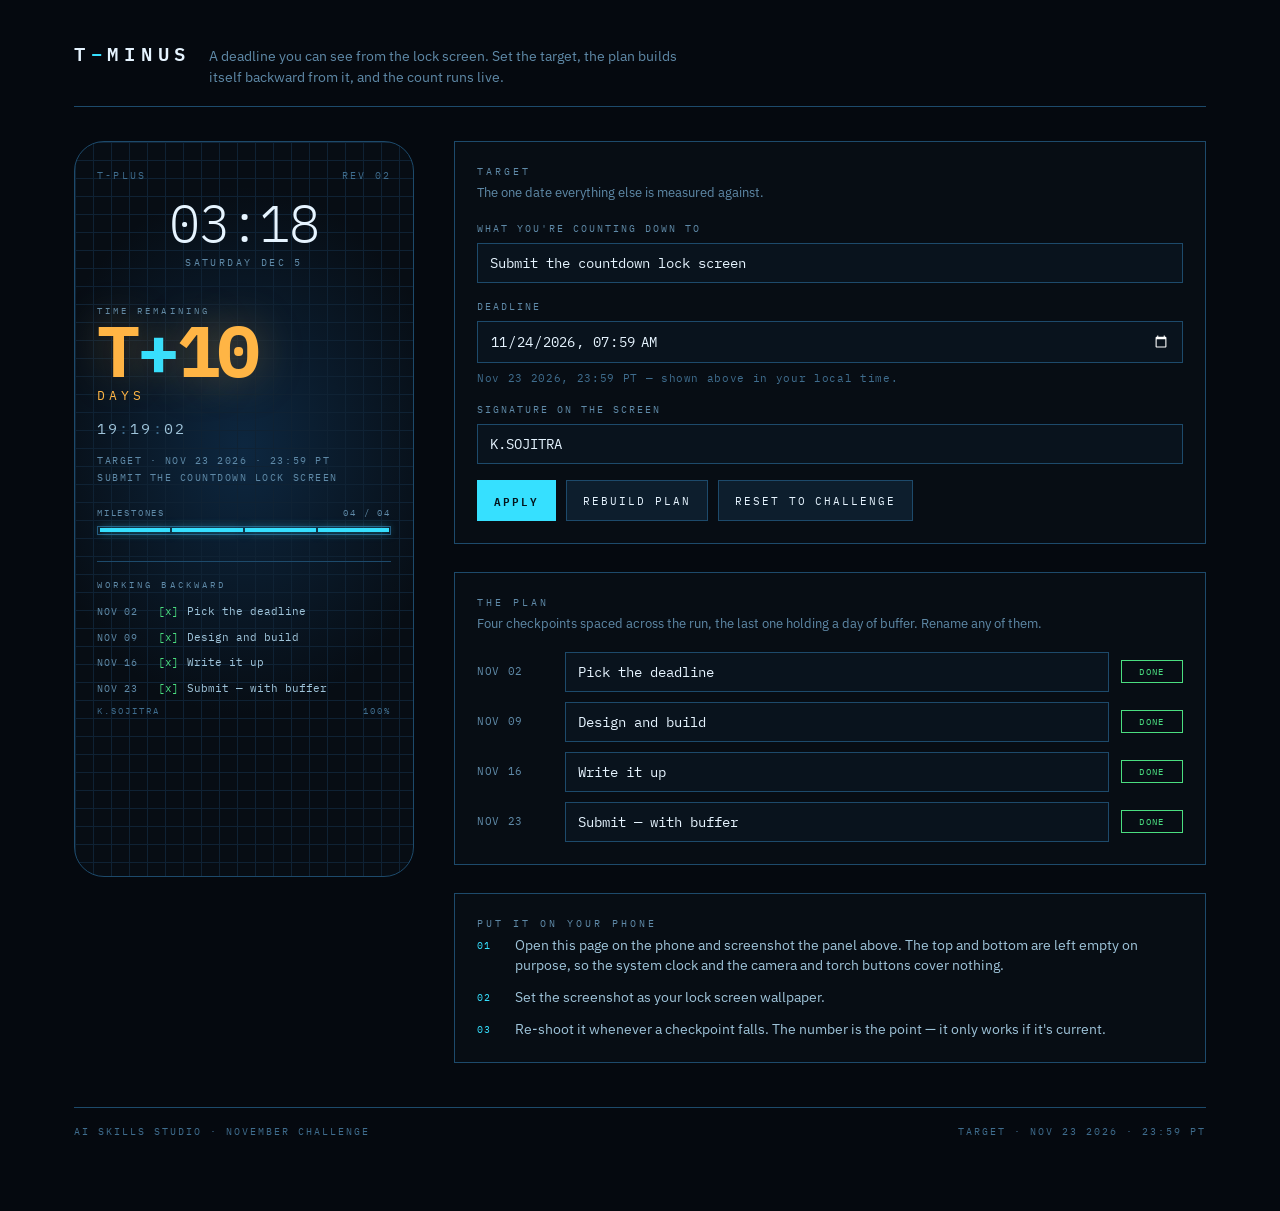
<file: index.html>
<!doctype html>
<html lang="en">
<head>
<meta charset="utf-8">
<meta name="viewport" content="width=device-width, initial-scale=1">
<meta name="description" content="A live T-minus countdown that builds a milestone plan backward from your deadline and renders as a phone lock screen.">
<meta name="color-scheme" content="dark">
<meta property="og:title" content="T-Minus Lock Screen">
<meta property="og:description" content="Set a deadline. The plan builds itself backward. The count runs live.">
<meta property="og:type" content="website">
<link rel="icon" href="data:image/svg+xml,%3Csvg xmlns='http://www.w3.org/2000/svg' viewBox='0 0 32 32'%3E%3Crect width='32' height='32' fill='%23070d14'/%3E%3Ctext x='16' y='23' font-family='monospace' font-size='18' font-weight='700' fill='%2336e0ff' text-anchor='middle'%3ET%3C/text%3E%3C/svg%3E">
<title>T-Minus Lock Screen</title>
<link rel="preconnect" href="https://fonts.gstatic.com" crossorigin>
<link rel="stylesheet" href="https://fonts.googleapis.com/css2?family=IBM+Plex+Mono:wght@400;500;600;700&family=IBM+Plex+Sans:wght@400;500;600&display=swap">
<style>
  /* Deliberate single visual world: a lock screen is a dark object.
     Every color is painted explicitly so the page holds on any host ground. */
  :root{
    --ground:#05090f;
    --panel:#070d14;
    --grid:#0f2234;
    --grid-major:#13304a;
    --edge:#1d4a6b;
    --ink:#e6f4ff;
    --ink-soft:#9fc4da;
    --dim:#5f8aa8;
    --dimmer:#3f6d8e;
    --cy:#36e0ff;
    --done:#4ade80;
    --active:#ffb545;
    --mono:'IBM Plex Mono',ui-monospace,'Cascadia Mono',Consolas,monospace;
    --sans:'IBM Plex Sans',system-ui,-apple-system,'Segoe UI',sans-serif;
  }
  *{box-sizing:border-box}
  body{
    margin:0;background:var(--ground);color:var(--ink);
    font-family:var(--sans);line-height:1.5;
    -webkit-font-smoothing:antialiased;
  }
  .page{max-width:1180px;margin:0 auto;padding:40px 24px 72px}

  /* ---- masthead ---- */
  .mast{display:flex;flex-wrap:wrap;align-items:baseline;gap:8px 18px;
        border-bottom:1px solid var(--edge);padding-bottom:18px;margin-bottom:34px}
  .mast h1{font-family:var(--mono);font-weight:600;font-size:19px;letter-spacing:.3em;
           text-transform:uppercase;margin:0;color:var(--ink)}
  .mast h1 em{font-style:normal;color:var(--cy)}
  .mast p{margin:0;color:var(--dim);font-size:14px;max-width:62ch}

  /* ---- two-column frame ---- */
  .frame{display:grid;grid-template-columns:minmax(0,340px) minmax(0,1fr);gap:40px;align-items:start}
  @media (max-width:860px){.frame{grid-template-columns:minmax(0,1fr);gap:34px}}

  /* ---- the device ---- */
  .device{
    position:relative;aspect-ratio:1170/2532;width:100%;max-width:340px;margin:0 auto;
    border:1px solid var(--edge);border-radius:30px;overflow:hidden;
    background-color:var(--panel);
    background-image:
      linear-gradient(var(--grid) 1px,transparent 1px),
      linear-gradient(90deg,var(--grid) 1px,transparent 1px),
      linear-gradient(var(--grid-major) 1px,transparent 1px),
      linear-gradient(90deg,var(--grid-major) 1px,transparent 1px),
      radial-gradient(ellipse 85% 50% at 50% 42%,#0d2740 0%,#070d14 72%);
    background-size:18px 18px,18px 18px,90px 90px,90px 90px,100% 100%;
  }
  .screen{position:absolute;inset:0;display:flex;flex-direction:column;padding:26px 22px 22px}
  .sys{font-family:var(--mono);font-size:10px;letter-spacing:.22em;color:var(--dimmer);
       display:flex;justify-content:space-between}
  .clock{font-family:var(--mono);font-weight:300;font-size:52px;line-height:1;letter-spacing:-.02em;
         color:var(--ink);margin-top:14px;text-align:center;font-variant-numeric:tabular-nums}
  .clockday{font-family:var(--mono);font-size:10px;letter-spacing:.24em;color:var(--dim);
            text-align:center;margin-top:6px;text-transform:uppercase}

  .core{margin-top:34px}
  .eyebrow{font-family:var(--mono);font-size:9px;letter-spacing:.34em;color:var(--dim);text-transform:uppercase}
  .tbig{font-family:var(--mono);font-weight:700;font-size:72px;line-height:.9;letter-spacing:-.04em;
        color:#fff;text-shadow:0 0 44px rgba(54,224,255,.4);font-variant-numeric:tabular-nums}
  .tbig .mark{color:var(--cy)}
  .tunit{font-family:var(--mono);font-size:13px;letter-spacing:.3em;color:var(--cy);margin-top:4px}
  .hms{font-family:var(--mono);font-size:15px;letter-spacing:.14em;color:var(--ink-soft);
       margin-top:12px;font-variant-numeric:tabular-nums}
  .hms .sep{color:var(--dimmer)}
  .tgt{font-family:var(--mono);font-size:9.5px;letter-spacing:.16em;color:var(--dim);
       margin-top:12px;line-height:1.8;text-transform:uppercase}

  .meter{margin-top:20px}
  .meterhead{display:flex;justify-content:space-between;font-family:var(--mono);
             font-size:9px;letter-spacing:.2em;color:var(--dim);margin-bottom:6px;text-transform:uppercase}
  .track{height:9px;border:1px solid #24567c;display:flex;gap:2px;padding:1.5px}
  .seg{flex:1;background:#102c42}
  .seg.on{background:var(--cy);box-shadow:0 0 10px rgba(54,224,255,.55)}

  .plan{margin-top:26px;border-top:1px solid var(--edge);padding-top:16px}
  .plan h2{font-family:var(--mono);font-size:9px;letter-spacing:.34em;color:var(--dim);
           font-weight:400;margin:0 0 12px;text-transform:uppercase}
  .mrow{display:grid;grid-template-columns:52px 22px minmax(0,1fr);gap:8px;align-items:baseline;
        font-family:var(--mono);font-size:11px;margin-bottom:9px}
  .mrow .md{color:var(--dim);font-size:9.5px;letter-spacing:.08em}
  .mrow .ms{text-align:center}
  .mrow .mt{overflow:hidden;text-overflow:ellipsis;white-space:nowrap}
  .is-done .ms{color:var(--done)}   .is-done .mt{color:var(--ink-soft)}
  .is-now  .ms{color:var(--active)} .is-now  .mt{color:#fff}
  .is-todo .ms{color:#2f5b7d}       .is-todo .mt{color:var(--dim)}
  .stamp{margin-top:auto;display:flex;justify-content:space-between;
         font-family:var(--mono);font-size:8.5px;letter-spacing:.24em;color:var(--dimmer);text-transform:uppercase}

  .lapsed .tbig{color:var(--active);text-shadow:0 0 44px rgba(255,181,69,.35)}
  .lapsed .tunit{color:var(--active)}

  /* ---- control rail ---- */
  .rail{display:flex;flex-direction:column;gap:28px;min-width:0}
  .block{border:1px solid var(--edge);background:var(--panel);padding:22px}
  .block > h2{font-family:var(--mono);font-size:10px;letter-spacing:.3em;text-transform:uppercase;
              color:var(--dim);font-weight:400;margin:0 0 4px}
  .block > p.note{margin:0 0 18px;font-size:13px;color:var(--dim)}

  .field{display:flex;flex-direction:column;gap:7px;margin-bottom:16px}
  .field label{font-family:var(--mono);font-size:10px;letter-spacing:.2em;
               text-transform:uppercase;color:var(--dim)}
  input[type="text"],input[type="datetime-local"]{
    font-family:var(--mono);font-size:14px;color:var(--ink);background:#09131d;
    border:1px solid #1d4a6b;padding:10px 12px;width:100%;border-radius:0;
  }
  input::placeholder{color:var(--dimmer)}
  input:focus-visible,button:focus-visible{outline:2px solid var(--cy);outline-offset:2px}
  .localnote{font-family:var(--mono);font-size:11px;color:var(--dimmer);letter-spacing:.06em}

  .btnrow{display:flex;flex-wrap:wrap;gap:10px;margin-top:4px}
  button{
    font-family:var(--mono);font-size:11px;letter-spacing:.18em;text-transform:uppercase;
    color:var(--ink);background:#0d1e2d;border:1px solid var(--edge);
    padding:10px 16px;cursor:pointer;border-radius:0;
  }
  button:hover{border-color:var(--cy);color:#fff}
  button.primary{background:var(--cy);border-color:var(--cy);color:#04141c;font-weight:600}
  button.primary:hover{background:#6aeaff;border-color:#6aeaff;color:#04141c}

  .mlist{display:flex;flex-direction:column;gap:10px}
  .mitem{display:grid;grid-template-columns:76px minmax(0,1fr) 62px;gap:12px;align-items:center}
  .mitem .when{font-family:var(--mono);font-size:11px;color:var(--dim);letter-spacing:.06em}
  .pill{font-family:var(--mono);font-size:9px;letter-spacing:.14em;text-transform:uppercase;
        text-align:center;padding:4px 0;border:1px solid currentColor}
  .pill.done{color:var(--done)} .pill.now{color:var(--active)} .pill.todo{color:#2f5b7d}
  @media (max-width:420px){
    .mitem{grid-template-columns:minmax(0,1fr) 62px;grid-template-areas:"when pill" "name name"}
    .mitem .when{grid-area:when}.mitem .pill{grid-area:pill}.mitem input{grid-area:name}
  }

  .howto{list-style:none;margin:0;padding:0;display:flex;flex-direction:column;gap:12px}
  .howto li{display:grid;grid-template-columns:26px minmax(0,1fr);gap:12px;font-size:13.5px;color:var(--ink-soft)}
  .howto .n{font-family:var(--mono);font-size:10px;color:var(--cy);letter-spacing:.1em;padding-top:3px}

  footer{margin-top:44px;border-top:1px solid var(--edge);padding-top:16px;
         font-family:var(--mono);font-size:10px;letter-spacing:.2em;color:var(--dimmer);
         text-transform:uppercase;display:flex;flex-wrap:wrap;gap:10px 20px;justify-content:space-between}

  @media (prefers-reduced-motion:no-preference){
    .tick{animation:blink 2s steps(1,end) infinite}
    @keyframes blink{0%,49%{opacity:1}50%,100%{opacity:.28}}
  }
</style>
</head>
<body>
<div class="page">
  <header class="mast">
    <h1>T<em>&minus;</em>Minus</h1>
    <p>A deadline you can see from the lock screen. Set the target, the plan builds itself backward from it, and the count runs live.</p>
  </header>

  <div class="frame">
    <!-- live device -->
    <div class="device" id="device">
      <div class="screen">
        <div class="sys"><span id="sysLeft">T-MINUS</span><span>REV 02</span></div>
        <div class="clock" id="clock">--:--</div>
        <div class="clockday" id="clockday">&nbsp;</div>

        <div class="core">
          <div class="eyebrow">Time remaining</div>
          <div class="tbig" id="tbig">T<span class="mark">&minus;</span>00</div>
          <div class="tunit" id="tunit">DAYS</div>
          <div class="hms" id="hms">00<span class="sep">:</span>00<span class="sep tick">:</span>00</div>
          <div class="tgt" id="tgt">&nbsp;</div>
        </div>

        <div class="meter">
          <div class="meterhead"><span>Milestones</span><span id="mcount">00 / 04</span></div>
          <div class="track" id="track"></div>
        </div>

        <div class="plan">
          <h2>Working backward</h2>
          <div id="planRows"></div>
          <div class="stamp"><span id="stampName">&nbsp;</span><span id="stampPct">0%</span></div>
        </div>
      </div>
    </div>

    <!-- controls -->
    <div class="rail">
      <section class="block">
        <h2>Target</h2>
        <p class="note">The one date everything else is measured against.</p>
        <div class="field">
          <label for="what">What you're counting down to</label>
          <input type="text" id="what" maxlength="46" placeholder="Submit the countdown lock screen">
        </div>
        <div class="field">
          <label for="when">Deadline</label>
          <input type="datetime-local" id="when">
          <span class="localnote" id="localnote">&nbsp;</span>
        </div>
        <div class="field">
          <label for="who">Signature on the screen</label>
          <input type="text" id="who" maxlength="18" placeholder="K.SOJITRA">
        </div>
        <div class="btnrow">
          <button class="primary" id="apply">Apply</button>
          <button id="rebuild">Rebuild plan</button>
          <button id="reset">Reset to challenge</button>
        </div>
      </section>

      <section class="block">
        <h2>The plan</h2>
        <p class="note">Four checkpoints spaced across the run, the last one holding a day of buffer. Rename any of them.</p>
        <div class="mlist" id="mlist"></div>
      </section>

      <section class="block">
        <h2>Put it on your phone</h2>
        <ol class="howto">
          <li><span class="n">01</span><span>Open this page on the phone and screenshot the panel above. The top and bottom are left empty on purpose, so the system clock and the camera and torch buttons cover nothing.</span></li>
          <li><span class="n">02</span><span>Set the screenshot as your lock screen wallpaper.</span></li>
          <li><span class="n">03</span><span>Re-shoot it whenever a checkpoint falls. The number is the point &mdash; it only works if it's current.</span></li>
        </ol>
      </section>
    </div>
  </div>

  <footer>
    <span>AI Skills Studio &middot; November challenge</span>
    <span id="footTarget">Target &middot; Nov 23 2026 &middot; 23:59 PT</span>
  </footer>
</div>

<script>
  // Nov 23 2026, 23:59 PT. PST is UTC-8 (DST ended Nov 1 2026).
  var CHALLENGE = {
    what: "Submit the countdown lock screen",
    who: "K.SOJITRA",
    target: Date.UTC(2026, 10, 24, 7, 59, 0),
    opened: Date.UTC(2026, 10, 2, 0, 0, 0),
    titles: ["Pick the deadline", "Design and build", "Write it up", "Submit — with buffer"],
    isChallenge: true
  };
  var KEY = "tminus.v2";
  var S = load();

  function load(){
    try{
      var raw = localStorage.getItem(KEY);
      if(raw){
        var v = JSON.parse(raw);
        if(v && typeof v.target === "number" && Array.isArray(v.titles)) return v;
      }
    }catch(e){}
    return JSON.parse(JSON.stringify(CHALLENGE));
  }
  function save(){ try{ localStorage.setItem(KEY, JSON.stringify(S)); }catch(e){} }

  var pad = function(n){ return (n<10?"0":"") + n; };
  var MON = ["Jan","Feb","Mar","Apr","May","Jun","Jul","Aug","Sep","Oct","Nov","Dec"];
  function shortDate(ms){ var d=new Date(ms); return MON[d.getMonth()].toUpperCase()+" "+pad(d.getDate()); }
  function longDate(ms){ var d=new Date(ms);
    return MON[d.getMonth()]+" "+d.getDate()+" "+d.getFullYear()+" · "+pad(d.getHours())+":"+pad(d.getMinutes()); }
  // The challenge deadline is stated in PT; everything else is the viewer's own clock.
  function targetLabel(){
    return S.isChallenge ? "Nov 23 2026 · 23:59 PT" : longDate(S.target);
  }
  function toLocalInput(ms){ var d=new Date(ms);
    return d.getFullYear()+"-"+pad(d.getMonth()+1)+"-"+pad(d.getDate())+"T"+pad(d.getHours())+":"+pad(d.getMinutes()); }

  // Checkpoints spaced across the run; the last sits a day before the target.
  function checkpoints(){
    var span = S.target - S.opened;
    var day  = 86400000;
    var marks = [0, 0.34, 0.66];
    var out = marks.map(function(f,i){ return { at: S.opened + span*f, title: S.titles[i] || "Checkpoint "+(i+1) }; });
    out.push({ at: Math.max(S.opened, S.target - day), title: S.titles[3] || "Submit" });
    return out;
  }

  function buildMilestoneEditor(){
    var list = document.getElementById("mlist");
    list.textContent = "";
    checkpoints().forEach(function(c, i){
      var row = document.createElement("div"); row.className = "mitem";
      var when = document.createElement("span"); when.className = "when"; when.textContent = shortDate(c.at);
      var inp = document.createElement("input"); inp.type = "text"; inp.maxLength = 34; inp.value = c.title;
      inp.setAttribute("aria-label", "Checkpoint " + (i+1) + " name");
      inp.addEventListener("input", function(){ S.titles[i] = inp.value; save(); render(); });
      var pill = document.createElement("span"); pill.className = "pill"; pill.id = "pill" + i;
      row.appendChild(when); row.appendChild(inp); row.appendChild(pill);
      list.appendChild(row);
    });
  }

  function render(){
    var now = Date.now();
    var left = S.target - now;
    var lapsed = left <= 0;
    var abs = Math.abs(left);

    var days = Math.floor(abs / 86400000);
    var hrs  = Math.floor(abs / 3600000) % 24;
    var mins = Math.floor(abs / 60000) % 60;
    var secs = Math.floor(abs / 1000) % 60;

    document.getElementById("device").classList.toggle("lapsed", lapsed);
    document.getElementById("sysLeft").textContent = lapsed ? "T-PLUS" : "T-MINUS";
    document.getElementById("tbig").innerHTML =
      "T<span class=\"mark\">" + (lapsed ? "+" : "−") + "</span>" + pad(days);
    document.getElementById("tunit").textContent = days === 1 ? "DAY" : "DAYS";
    document.getElementById("hms").innerHTML =
      pad(hrs) + "<span class=\"sep\">:</span>" + pad(mins) +
      "<span class=\"sep tick\">:</span>" + pad(secs);

    var d = new Date(now);
    document.getElementById("clock").textContent = pad(d.getHours()) + ":" + pad(d.getMinutes());
    document.getElementById("clockday").textContent =
      ["Sunday","Monday","Tuesday","Wednesday","Thursday","Friday","Saturday"][d.getDay()] +
      " " + MON[d.getMonth()] + " " + d.getDate();

    document.getElementById("tgt").innerHTML =
      "Target &middot; " + targetLabel() + "<br>" + (S.what || "Deadline");

    var cps = checkpoints();
    var reached = cps.filter(function(c){ return c.at <= now; }).length;
    var nextIdx = cps.findIndex(function(c){ return c.at > now; });

    document.getElementById("mcount").textContent = pad(reached) + " / " + pad(cps.length);

    var track = document.getElementById("track");
    track.textContent = "";
    cps.forEach(function(_, i){
      var s = document.createElement("i");
      s.className = "seg" + (i < reached ? " on" : "");
      track.appendChild(s);
    });

    var rows = document.getElementById("planRows");
    rows.textContent = "";
    cps.forEach(function(c, i){
      var state = c.at <= now ? "done" : (i === nextIdx ? "now" : "todo");
      var r = document.createElement("div");
      r.className = "mrow is-" + state;
      var dd = document.createElement("span"); dd.className = "md"; dd.textContent = shortDate(c.at);
      var ss = document.createElement("span"); ss.className = "ms";
      ss.textContent = state === "done" ? "[x]" : (state === "now" ? "[>]" : "[ ]");
      var tt = document.createElement("span"); tt.className = "mt"; tt.textContent = c.title;
      r.appendChild(dd); r.appendChild(ss); r.appendChild(tt);
      rows.appendChild(r);

      var pill = document.getElementById("pill" + i);
      if(pill){
        pill.className = "pill " + state;
        pill.textContent = state === "done" ? "done" : (state === "now" ? "next" : "ahead");
      }
    });

    var span = S.target - S.opened;
    var pct = span > 0 ? Math.min(100, Math.max(0, Math.round((now - S.opened) / span * 100))) : 100;
    document.getElementById("stampPct").textContent = pct + "%";
    document.getElementById("stampName").textContent = S.who || "";
    document.getElementById("footTarget").textContent = "Target · " + targetLabel();
  }

  function syncInputs(){
    document.getElementById("what").value = S.what || "";
    document.getElementById("who").value  = S.who || "";
    document.getElementById("when").value = toLocalInput(S.target);
    document.getElementById("localnote").textContent =
      S.isChallenge ? "Nov 23 2026, 23:59 PT — shown above in your local time."
                    : "Interpreted in your local time zone.";
  }

  document.getElementById("apply").addEventListener("click", function(){
    var w = document.getElementById("when").value;
    if(w){
      var t = new Date(w).getTime();
      if(!isNaN(t)){
        if(t !== S.target){ S.isChallenge = false; }
        S.target = t;
        if(S.opened >= S.target) S.opened = Date.now();
      }
    }
    S.what = document.getElementById("what").value.trim();
    S.who  = document.getElementById("who").value.trim();
    save(); buildMilestoneEditor(); syncInputs(); render();
  });

  document.getElementById("rebuild").addEventListener("click", function(){
    S.opened = Date.now();
    save(); buildMilestoneEditor(); render();
  });

  document.getElementById("reset").addEventListener("click", function(){
    S = JSON.parse(JSON.stringify(CHALLENGE));
    save(); buildMilestoneEditor(); syncInputs(); render();
  });

  buildMilestoneEditor();
  syncInputs();
  render();
  setInterval(render, 1000);
</script>
</body>
</html>
</file>
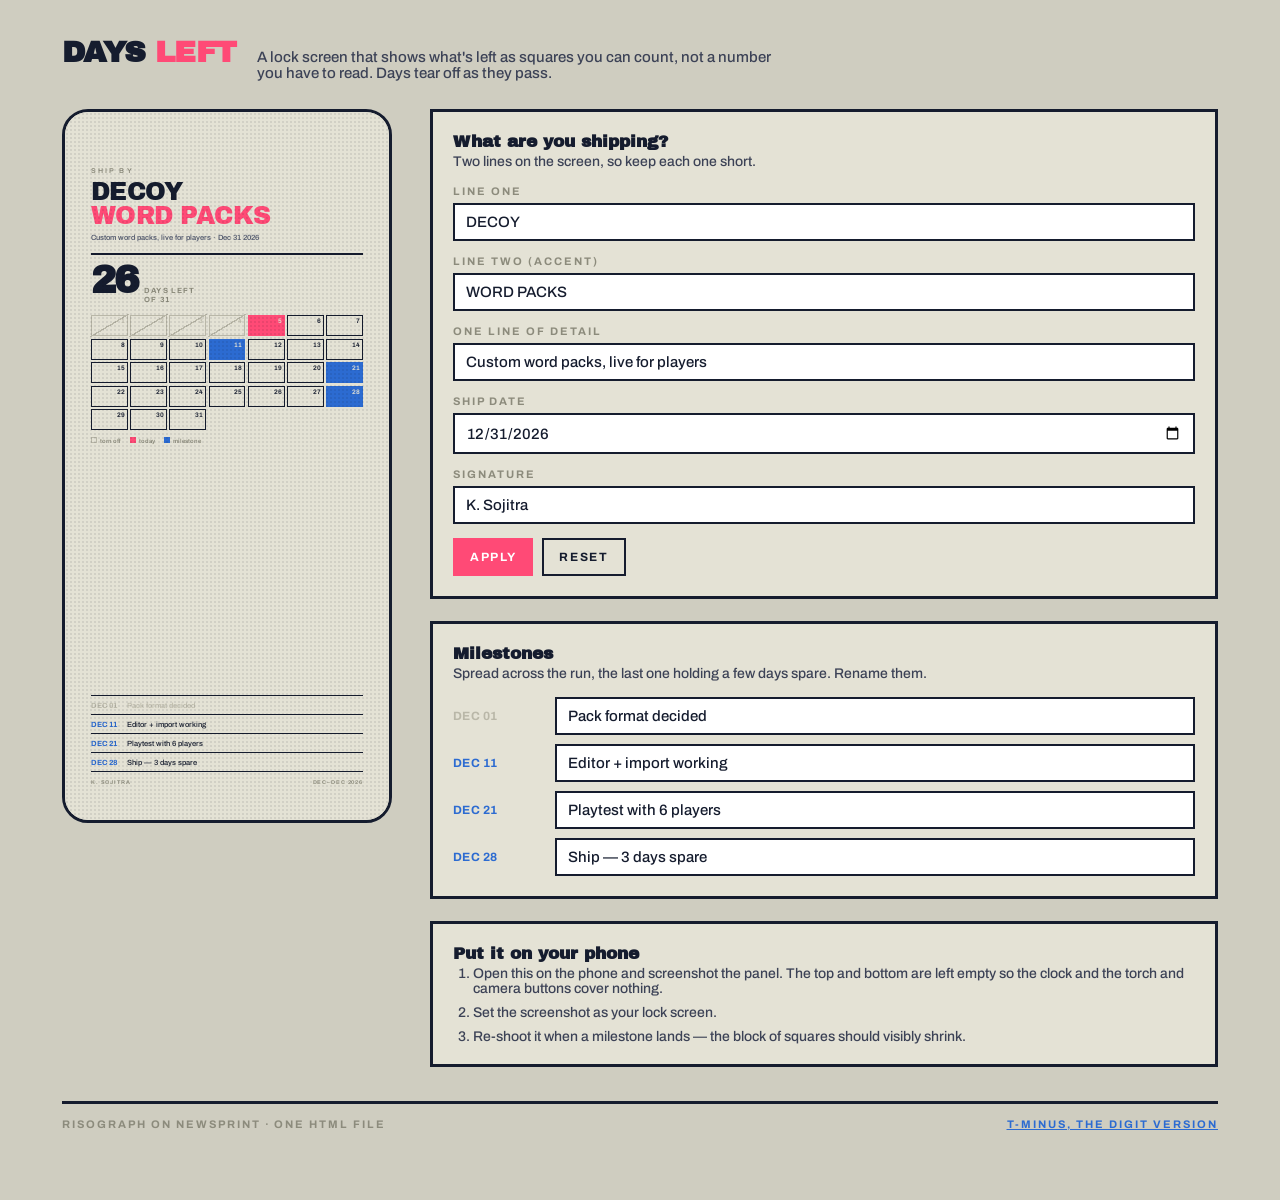
<file: calendar/index.html>
<!doctype html>
<html lang="en">
<head>
<meta charset="utf-8">
<meta name="viewport" content="width=device-width, initial-scale=1">
<title>Days Left — a tear-off calendar lock screen</title>
<meta name="description" content="A lock screen that shows the days you have left as squares you can count, not a number you have to read.">
<meta name="color-scheme" content="light">
<link rel="stylesheet" href="https://fonts.googleapis.com/css2?family=Archivo:wght@400;500;600;700&family=Archivo+Black&display=swap">
<link rel="stylesheet" href="_shared.css">
<style>
  /* Deliberate single visual world: risograph on newsprint. Painted explicitly. */
  body{background:#cfcdc0;font-family:'Archivo',system-ui,-apple-system,'Segoe UI',sans-serif;color:var(--ink)}
  .page{max-width:1200px;margin:0 auto;padding:36px 22px 70px}
  .mast{display:flex;flex-wrap:wrap;align-items:baseline;gap:6px 20px;margin-bottom:28px}
  .mast h1{font-family:'Archivo Black',Archivo,sans-serif;font-size:30px;letter-spacing:-.02em}
  .mast h1 em{font-style:normal;color:var(--pink)}
  .mast p{color:#3c4256;font-size:15px;max-width:60ch;font-weight:500}

  .frame{display:grid;grid-template-columns:minmax(0,330px) minmax(0,1fr);gap:38px;align-items:start}
  @media (max-width:880px){.frame{grid-template-columns:minmax(0,1fr)}}

  /* phone */
  .device{width:100%;max-width:330px;margin:0 auto;aspect-ratio:1170/2532;
          border:3px solid var(--ink);border-radius:26px;overflow:hidden}
  .device .sheet{width:100%;height:100%;padding:17% 8% 10.7%;display:flex;flex-direction:column}
  .device .kicker{font-size:7px}
  .device .goal{font-size:25px;margin-top:6px}
  .device .goal em{font-style:normal;color:var(--pink)}
  .device .sub{font-size:7.5px;color:var(--ink-soft);margin-top:6px;font-weight:500}
  .device .rule{margin:11px 0 10px;height:2px}
  .device .big{display:flex;align-items:baseline;gap:6px}
  .device .big b{font-family:'Archivo Black',Archivo,sans-serif;font-size:38px;line-height:.84;letter-spacing:-.045em}
  .device .big i{font-style:normal;font-size:7.5px;font-weight:700;letter-spacing:.18em;text-transform:uppercase;color:var(--mute)}
  .device .grid{gap:2.5px;margin-top:11px}
  .device .cell{height:21px;font-size:6.5px;padding:1px 2px;border-width:1px}
  .device .cell.torn::before{background:linear-gradient(to bottom right,transparent calc(50% - .7px),var(--torn) calc(50% - .7px),var(--torn) calc(50% + .7px),transparent calc(50% + .7px))}
  .device .legend{display:flex;gap:9px;margin-top:7px;font-size:6px;color:var(--mute);font-weight:600}
  .device .chip{display:inline-block;width:6px;height:6px;border:1px solid var(--ink);margin-right:3px}
  .device .chip.p{background:var(--pink);border-color:var(--pink)}
  .device .chip.b{background:var(--blue);border-color:var(--blue)}
  .device .chip.t{border-color:var(--torn)}
  .device .ms{margin-top:auto;padding-top:9px}
  .device .ms .row{grid-template-columns:36px 1fr;padding:4.5px 0;font-size:7.5px;border-top-width:1px}
  .device .ms .row:last-child{border-bottom-width:1px}
  .device .foot{display:flex;justify-content:space-between;margin-top:7px;font-size:5.5px;
                color:var(--mute);font-weight:600;letter-spacing:.16em;text-transform:uppercase}

  /* controls */
  .rail{display:flex;flex-direction:column;gap:22px;min-width:0}
  .block{background:var(--paper);border:3px solid var(--ink);padding:20px}
  .block h2{font-family:'Archivo Black',Archivo,sans-serif;font-size:17px;margin-bottom:3px}
  .block .note{font-size:14px;color:#3c4256;margin-bottom:16px;font-weight:500}
  .field{display:flex;flex-direction:column;gap:6px;margin-bottom:14px}
  .field label{font-size:11px;font-weight:700;letter-spacing:.18em;text-transform:uppercase;color:var(--mute)}
  input[type=text],input[type=date]{font-family:inherit;font-size:15px;font-weight:500;color:var(--ink);
    background:#fff;border:2px solid var(--ink);padding:9px 11px;width:100%;border-radius:0}
  input:focus-visible,button:focus-visible{outline:3px solid var(--pink);outline-offset:2px}
  .btnrow{display:flex;flex-wrap:wrap;gap:9px}
  button{font-family:inherit;font-size:12px;font-weight:700;letter-spacing:.14em;text-transform:uppercase;
         border:2px solid var(--ink);background:var(--paper);color:var(--ink);padding:10px 15px;cursor:pointer;border-radius:0}
  button:hover{background:var(--ink);color:var(--paper)}
  button.primary{background:var(--pink);border-color:var(--pink);color:#fff}
  button.primary:hover{background:var(--ink);border-color:var(--ink);color:var(--paper)}
  .mlist{display:flex;flex-direction:column;gap:9px}
  .mitem{display:grid;grid-template-columns:92px minmax(0,1fr);gap:10px;align-items:center}
  .mitem .when{font-size:12px;font-weight:700;color:var(--blue);letter-spacing:.04em}
  .mitem .when.past{color:var(--torn)}
  ol.howto{margin:0;padding-left:20px;display:flex;flex-direction:column;gap:9px;font-size:14px;color:#3c4256;font-weight:500}
  footer{margin-top:34px;border-top:3px solid var(--ink);padding-top:14px;display:flex;flex-wrap:wrap;
         gap:8px 18px;justify-content:space-between;font-size:11px;font-weight:700;
         letter-spacing:.18em;text-transform:uppercase;color:var(--mute)}
  footer a{color:var(--blue)}
</style>
</head>
<body>
<div class="page">
  <header class="mast">
    <h1>DAYS <em>LEFT</em></h1>
    <p>A lock screen that shows what's left as squares you can count, not a number you have to read. Days tear off as they pass.</p>
  </header>

  <div class="frame">
    <div class="device">
      <div class="sheet"><div style="display:flex;flex-direction:column;height:100%">
        <div class="kicker">Ship by</div>
        <div class="goal" id="goalEl">DECOY<br><em>WORD PACKS</em></div>
        <div class="sub" id="subEl">&nbsp;</div>
        <div class="rule"></div>
        <div class="big"><b id="leftEl">00</b><i id="ofEl">days left</i></div>
        <div class="grid" id="grid"></div>
        <div class="legend">
          <span><i class="chip t"></i>torn off</span>
          <span><i class="chip p"></i>today</span>
          <span><i class="chip b"></i>milestone</span>
        </div>
        <div class="ms" id="msEl"></div>
        <div class="foot"><span id="whoEl">&nbsp;</span><span id="spanEl">&nbsp;</span></div>
      </div></div>
    </div>

    <div class="rail">
      <section class="block">
        <h2>What are you shipping?</h2>
        <p class="note">Two lines on the screen, so keep each one short.</p>
        <div class="field"><label for="l1">Line one</label><input type="text" id="l1" maxlength="18"></div>
        <div class="field"><label for="l2">Line two (accent)</label><input type="text" id="l2" maxlength="18"></div>
        <div class="field"><label for="sub">One line of detail</label><input type="text" id="sub" maxlength="54"></div>
        <div class="field"><label for="due">Ship date</label><input type="date" id="due"></div>
        <div class="field"><label for="who">Signature</label><input type="text" id="who" maxlength="18"></div>
        <div class="btnrow">
          <button class="primary" id="apply">Apply</button>
          <button id="reset">Reset</button>
        </div>
      </section>

      <section class="block">
        <h2>Milestones</h2>
        <p class="note">Spread across the run, the last one holding a few days spare. Rename them.</p>
        <div class="mlist" id="mlist"></div>
      </section>

      <section class="block">
        <h2>Put it on your phone</h2>
        <ol class="howto">
          <li>Open this on the phone and screenshot the panel. The top and bottom are left empty so the clock and the torch and camera buttons cover nothing.</li>
          <li>Set the screenshot as your lock screen.</li>
          <li>Re-shoot it when a milestone lands — the block of squares should visibly shrink.</li>
        </ol>
      </section>
    </div>
  </div>

  <footer>
    <span>Risograph on newsprint · one HTML file</span>
    <span><a href="../">T-Minus, the digit version</a></span>
  </footer>
</div>

<script>
var KEY="dayzleft.v1";
var DEF={l1:"DECOY", l2:"WORD PACKS", sub:"Custom word packs, live for players",
         due:"2026-12-31", who:"K. Sojitra",
         titles:["Pack format decided","Editor + import working","Playtest with 6 players","Ship — 3 days spare"]};
var S=load();
function load(){ try{var v=JSON.parse(localStorage.getItem(KEY)); if(v&&v.due&&Array.isArray(v.titles)) return v;}catch(e){} return JSON.parse(JSON.stringify(DEF)); }
function save(){ try{localStorage.setItem(KEY,JSON.stringify(S));}catch(e){} }

var MON=["JAN","FEB","MAR","APR","MAY","JUN","JUL","AUG","SEP","OCT","NOV","DEC"];
function pad(n){return (n<10?"0":"")+n;}
function midnight(d){ return new Date(d.getFullYear(), d.getMonth(), d.getDate()).getTime(); }
function parseDue(){ var p=S.due.split("-"); return new Date(+p[0], +p[1]-1, +p[2]); }
function label(d){ return MON[d.getMonth()]+" "+pad(d.getDate()); }

function milestones(start, due){
  var span = midnight(due) - midnight(start), day=86400000;
  var fr=[0, .34, .68];
  var out=fr.map(function(f,i){ return {at:new Date(midnight(start)+Math.round(span*f/day)*day), title:S.titles[i]||("Step "+(i+1))}; });
  out.push({at:new Date(Math.max(midnight(start), midnight(due)-3*day)), title:S.titles[3]||"Ship"});
  return out;
}

function render(){
  var today=new Date(), due=parseDue();
  var start=new Date(today.getFullYear(), today.getMonth(), 1);
  if(midnight(due) < midnight(today)) due=today;
  var day=86400000;
  var total=Math.round((midnight(due)-midnight(start))/day)+1;
  var left =Math.max(0, Math.round((midnight(due)-midnight(today))/day));

  document.getElementById("goalEl").innerHTML =
    (S.l1||"").replace(/</g,"&lt;") + "<br><em>" + (S.l2||"").replace(/</g,"&lt;") + "</em>";
  document.getElementById("subEl").textContent =
    (S.sub||"") + " · " + MON[due.getMonth()].charAt(0)+MON[due.getMonth()].slice(1).toLowerCase() + " " + due.getDate() + " " + due.getFullYear();
  document.getElementById("leftEl").textContent = left;
  document.getElementById("ofEl").innerHTML = "days left<br>of " + total;
  document.getElementById("whoEl").textContent = S.who||"";
  document.getElementById("spanEl").textContent = MON[start.getMonth()]+"–"+MON[due.getMonth()]+" "+due.getFullYear();

  var ms=milestones(start,due), markSet={};
  ms.forEach(function(m){ markSet[midnight(m.at)]=1; });

  var g=document.getElementById("grid"); g.textContent="";
  for(var i=0;i<total;i++){
    var t=midnight(start)+i*day, d=new Date(t);
    var cls="cell";
    if(t < midnight(today)) cls+=" torn";
    else if(t === midnight(today)) cls+=" today";
    else if(markSet[t]) cls+=" mark";
    else cls+=" left";
    var el=document.createElement("div"); el.className=cls;
    var s=document.createElement("span"); s.textContent=d.getDate();
    el.appendChild(s); g.appendChild(el);
  }

  var box=document.getElementById("msEl"); box.textContent="";
  ms.forEach(function(m){
    var r=document.createElement("div");
    r.className="row" + (midnight(m.at) < midnight(today) ? " done" : "");
    var d=document.createElement("span"); d.className="d"; d.textContent=label(m.at);
    var t=document.createElement("span"); t.className="t"; t.textContent=m.title;
    r.appendChild(d); r.appendChild(t); box.appendChild(r);
  });

  var list=document.getElementById("mlist");
  if(list.children.length !== ms.length){
    list.textContent="";
    ms.forEach(function(m,i){
      var row=document.createElement("div"); row.className="mitem";
      var w=document.createElement("span"); w.className="when";
      var inp=document.createElement("input"); inp.type="text"; inp.maxLength=30; inp.value=m.title;
      inp.setAttribute("aria-label","Milestone "+(i+1)+" name");
      inp.addEventListener("input", function(){ S.titles[i]=inp.value; save(); render(); });
      row.appendChild(w); row.appendChild(inp); list.appendChild(row);
    });
  }
  ms.forEach(function(m,i){
    var w=list.children[i].querySelector(".when");
    w.textContent=label(m.at);
    w.className="when" + (midnight(m.at) < midnight(today) ? " past" : "");
  });
}

function sync(){
  document.getElementById("l1").value=S.l1; document.getElementById("l2").value=S.l2;
  document.getElementById("sub").value=S.sub; document.getElementById("due").value=S.due;
  document.getElementById("who").value=S.who;
}
document.getElementById("apply").addEventListener("click",function(){
  S.l1=document.getElementById("l1").value; S.l2=document.getElementById("l2").value;
  S.sub=document.getElementById("sub").value; S.who=document.getElementById("who").value;
  var d=document.getElementById("due").value; if(d) S.due=d;
  save(); render();
});
document.getElementById("reset").addEventListener("click",function(){
  S=JSON.parse(JSON.stringify(DEF)); save();
  document.getElementById("mlist").textContent=""; sync(); render();
});
sync(); render();
setInterval(render, 60000);
</script>
</body>
</html>
</file>
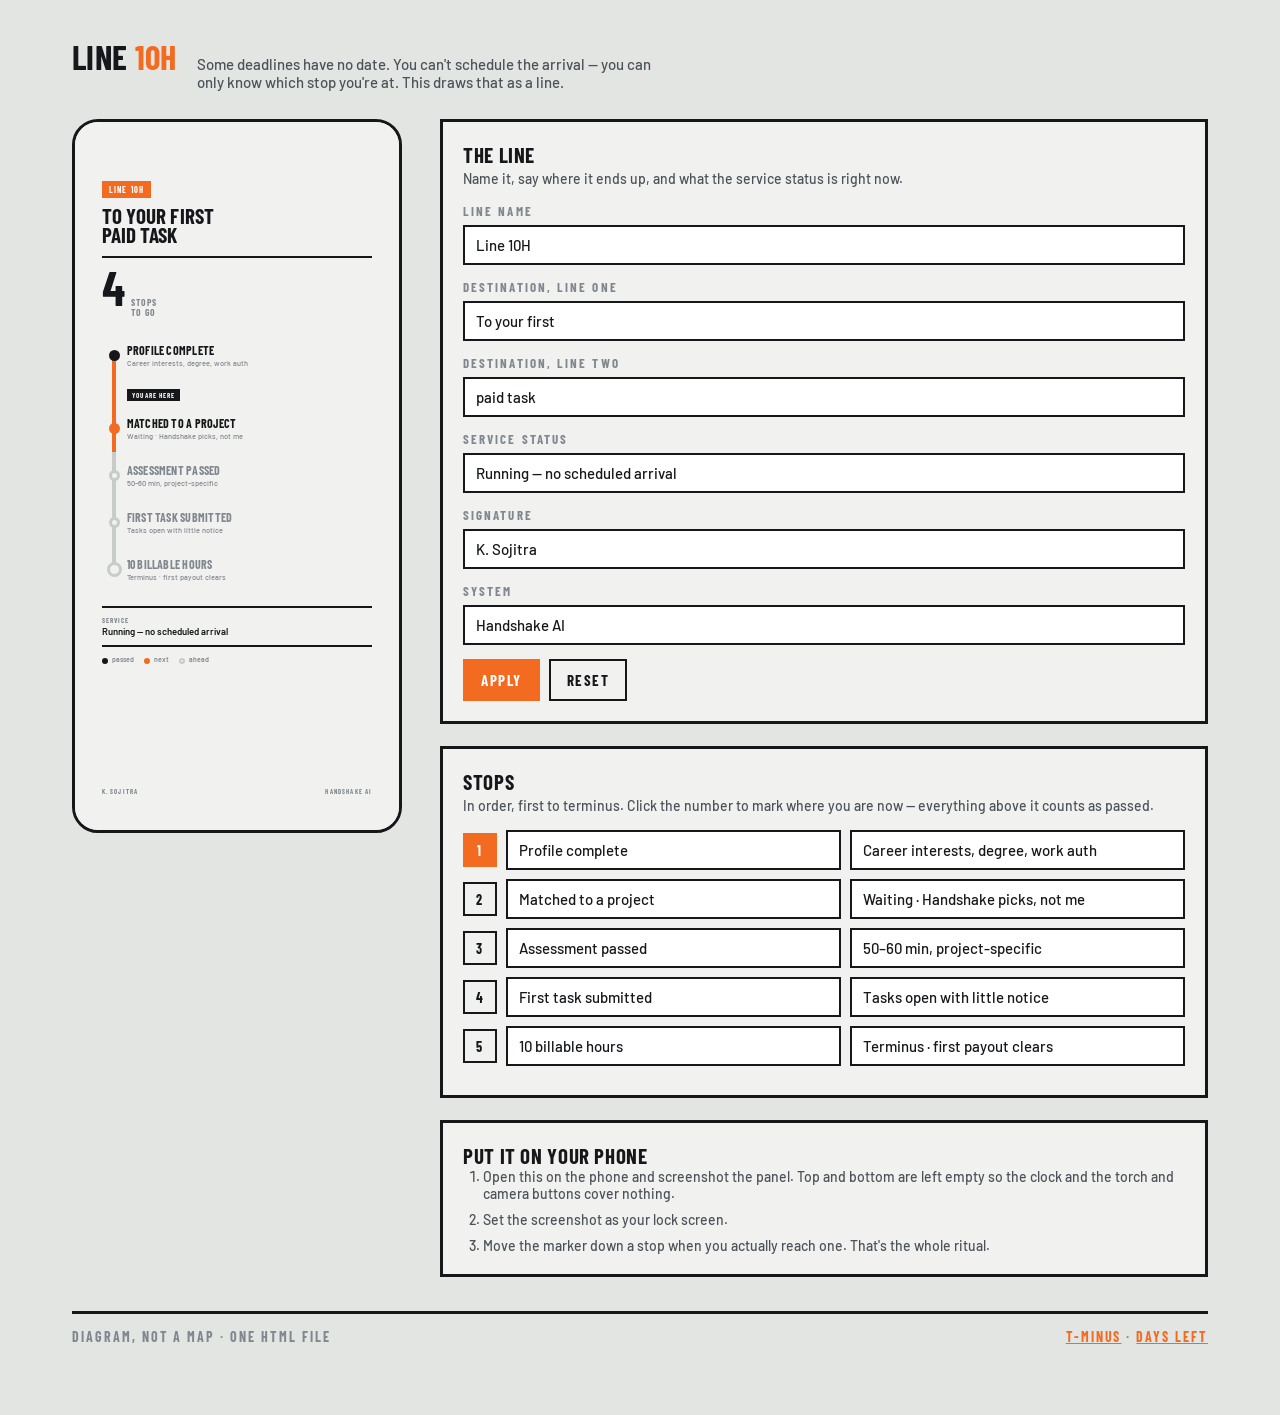
<file: line/index.html>
<!doctype html>
<html lang="en">
<head>
<meta charset="utf-8">
<meta name="viewport" content="width=device-width, initial-scale=1">
<title>Line 10H — a transit map for a deadline</title>
<meta name="description" content="A lock screen for a deadline you don't control: the stops are fixed, the arrival time isn't.">
<meta name="color-scheme" content="light">
<link rel="stylesheet" href="https://fonts.googleapis.com/css2?family=Barlow:wght@400;500;600;700&family=Barlow+Condensed:wght@600;700&display=swap">
<link rel="stylesheet" href="_line.css">
<style>
  body{background:#e3e5e2;font-family:'Barlow',system-ui,-apple-system,'Segoe UI',sans-serif;color:var(--ink)}
  .page{max-width:1180px;margin:0 auto;padding:36px 22px 70px}
  .mast{display:flex;flex-wrap:wrap;align-items:baseline;gap:6px 20px;margin-bottom:28px}
  .mast h1{font-family:'Barlow Condensed',Barlow,sans-serif;font-weight:700;font-size:34px;
           text-transform:uppercase;letter-spacing:.01em}
  .mast h1 em{font-style:normal;color:var(--line)}
  .mast p{color:#4c525a;font-size:15px;max-width:60ch;font-weight:500}

  .frame{display:grid;grid-template-columns:minmax(0,330px) minmax(0,1fr);gap:38px;align-items:start}
  @media (max-width:880px){.frame{grid-template-columns:minmax(0,1fr)}}

  .device{width:100%;max-width:330px;margin:0 auto;aspect-ratio:1170/2532;
          border:3px solid var(--ink);border-radius:26px;overflow:hidden}
  .device .board{width:100%;height:100%;padding:17% 8.2% 10.7%;display:flex;flex-direction:column}
  .device .chip{font-size:8.5px;padding:3px 7px}
  .device .dest{font-size:21px;margin-top:8px}
  .device .rule{height:2px;margin:11px 0 10px}
  .device .count b{font-size:47px}
  .device .count i{font-size:9.5px;margin-left:7px;line-height:1.12}
  .device .route{margin-top:14px}
  .device .stop{grid-template-columns:25px 1fr;height:47px}
  .device .rail::before{width:4px}
  .device .dot{width:11px;height:11px;border-width:3px}
  .device .stop.term .dot{width:15px;height:15px;border-width:3px}
  .device .name{font-size:12px}
  .device .meta{font-size:7.5px;margin-top:1px}
  .device .youare{grid-template-columns:25px 1fr;height:26px}
  .device .youare .rail::before{width:4px}
  .device .flag{font-size:7px;padding:2px 5px}
  .device .service{margin-top:13px;padding:8px 0;border-width:2px}
  .device .service .k{font-size:7px}
  .device .service .v{font-size:9.5px;margin-top:1px}
  .device .legend{gap:10px;margin-top:8px;font-size:7px}
  .device .legend i{width:6px;height:6px;border-width:2px;margin-right:4px}
  .device .sig{margin-top:auto;font-size:6.5px}

  .rail-panel{display:flex;flex-direction:column;gap:22px;min-width:0}
  .block{background:var(--ground);border:3px solid var(--ink);padding:20px}
  .block h2{font-family:'Barlow Condensed',Barlow,sans-serif;font-weight:700;font-size:21px;
            text-transform:uppercase;letter-spacing:.03em}
  .block .note{font-size:14px;color:#4c525a;margin:3px 0 16px;font-weight:500}
  .field{display:flex;flex-direction:column;gap:6px;margin-bottom:14px}
  .field label{font-family:'Barlow Condensed',Barlow,sans-serif;font-size:13px;font-weight:700;
               letter-spacing:.16em;text-transform:uppercase;color:var(--dim)}
  input[type=text]{font-family:inherit;font-size:15px;font-weight:500;color:var(--ink);background:#fff;
    border:2px solid var(--ink);padding:9px 11px;width:100%;border-radius:0}
  input:focus-visible,button:focus-visible{outline:3px solid var(--line);outline-offset:2px}
  .stoprow{display:grid;grid-template-columns:34px minmax(0,1fr) minmax(0,1fr);gap:9px;align-items:center;margin-bottom:9px}
  .stoprow .at{width:34px;height:34px;border:2px solid var(--ink);background:var(--ground);
               cursor:pointer;font-family:'Barlow Condensed',Barlow,sans-serif;font-weight:700;font-size:14px;padding:0}
  .stoprow .at[aria-pressed="true"]{background:var(--line);border-color:var(--line);color:#fff}
  .btnrow{display:flex;flex-wrap:wrap;gap:9px}
  button{font-family:'Barlow Condensed',Barlow,sans-serif;font-size:15px;font-weight:700;letter-spacing:.1em;
         text-transform:uppercase;border:2px solid var(--ink);background:var(--ground);color:var(--ink);
         padding:10px 16px;cursor:pointer;border-radius:0}
  button:hover{background:var(--ink);color:var(--ground)}
  button.primary{background:var(--line);border-color:var(--line);color:#fff}
  button.primary:hover{background:var(--ink);border-color:var(--ink)}
  ol.howto{margin:0;padding-left:20px;display:flex;flex-direction:column;gap:9px;font-size:14px;color:#4c525a;font-weight:500}
  footer{margin-top:34px;border-top:3px solid var(--ink);padding-top:14px;display:flex;flex-wrap:wrap;
         gap:8px 18px;justify-content:space-between;font-family:'Barlow Condensed',Barlow,sans-serif;
         font-size:14px;font-weight:700;letter-spacing:.14em;text-transform:uppercase;color:var(--dim)}
  footer a{color:var(--line)}
</style>
</head>
<body>
<div class="page">
  <header class="mast">
    <h1>Line <em>10H</em></h1>
    <p>Some deadlines have no date. You can't schedule the arrival — you can only know which stop you're at. This draws that as a line.</p>
  </header>

  <div class="frame">
    <div class="device">
      <div class="board">
        <div><span class="chip" id="chipEl">Line 10H</span></div>
        <div class="dest" id="destEl">&nbsp;</div>
        <div class="rule"></div>
        <div class="count"><b id="nEl">0</b><i id="unitEl">stops<br>to go</i></div>
        <div class="route" id="routeEl"></div>
        <div class="service"><div><div class="k">Service</div><div class="v" id="svcEl">&nbsp;</div></div></div>
        <div class="legend">
          <span><i style="background:#15171a;border-color:#15171a"></i>passed</span>
          <span><i style="background:#f26b21;border-color:#f26b21"></i>next</span>
          <span><i style="background:#f1f2ef;border-color:#c8ccc9"></i>ahead</span>
        </div>
        <div class="sig"><span id="whoEl">&nbsp;</span><span id="sysEl">&nbsp;</span></div>
      </div>
    </div>

    <div class="rail-panel">
      <section class="block">
        <h2>The line</h2>
        <p class="note">Name it, say where it ends up, and what the service status is right now.</p>
        <div class="field"><label for="chip">Line name</label><input type="text" id="chip" maxlength="14"></div>
        <div class="field"><label for="d1">Destination, line one</label><input type="text" id="d1" maxlength="18"></div>
        <div class="field"><label for="d2">Destination, line two</label><input type="text" id="d2" maxlength="18"></div>
        <div class="field"><label for="svc">Service status</label><input type="text" id="svc" maxlength="40"></div>
        <div class="field"><label for="who">Signature</label><input type="text" id="who" maxlength="18"></div>
        <div class="field"><label for="sys">System</label><input type="text" id="sys" maxlength="18"></div>
        <div class="btnrow"><button class="primary" id="apply">Apply</button><button id="reset">Reset</button></div>
      </section>

      <section class="block">
        <h2>Stops</h2>
        <p class="note">In order, first to terminus. Click the number to mark where you are now — everything above it counts as passed.</p>
        <div id="stops"></div>
      </section>

      <section class="block">
        <h2>Put it on your phone</h2>
        <ol class="howto">
          <li>Open this on the phone and screenshot the panel. Top and bottom are left empty so the clock and the torch and camera buttons cover nothing.</li>
          <li>Set the screenshot as your lock screen.</li>
          <li>Move the marker down a stop when you actually reach one. That's the whole ritual.</li>
        </ol>
      </section>
    </div>
  </div>

  <footer>
    <span>Diagram, not a map · one HTML file</span>
    <span><a href="../">T-Minus</a> · <a href="../calendar/">Days Left</a></span>
  </footer>
</div>

<script>
var KEY="line10h.v1";
var DEF={chip:"Line 10H", d1:"To your first", d2:"paid task",
  svc:"Running — no scheduled arrival", who:"K. Sojitra", sys:"Handshake AI", at:0,
  stops:[
    {n:"Profile complete",   m:"Career interests, degree, work auth"},
    {n:"Matched to a project", m:"Waiting · Handshake picks, not me"},
    {n:"Assessment passed",  m:"50–60 min, project-specific"},
    {n:"First task submitted", m:"Tasks open with little notice"},
    {n:"10 billable hours",  m:"Terminus · first payout clears"}
  ]};
var S=load();
function load(){ try{var v=JSON.parse(localStorage.getItem(KEY)); if(v&&Array.isArray(v.stops)&&v.stops.length) return v;}catch(e){} return JSON.parse(JSON.stringify(DEF)); }
function save(){ try{localStorage.setItem(KEY,JSON.stringify(S));}catch(e){} }

function el(tag, cls, txt){ var e=document.createElement(tag); if(cls) e.className=cls; if(txt!=null) e.textContent=txt; return e; }

function render(){
  document.getElementById("chipEl").textContent = S.chip;
  document.getElementById("destEl").innerHTML =
    (S.d1||"").replace(/</g,"&lt;") + "<br>" + (S.d2||"").replace(/</g,"&lt;");
  document.getElementById("svcEl").textContent = S.svc;
  document.getElementById("whoEl").textContent = S.who;
  document.getElementById("sysEl").textContent = S.sys;

  var at = Math.min(S.at, S.stops.length-1);
  var togo = S.stops.length - 1 - at;
  document.getElementById("nEl").textContent = togo;
  document.getElementById("unitEl").innerHTML = (togo===1?"stop":"stops") + "<br>to go";

  var r=document.getElementById("routeEl"); r.textContent="";
  S.stops.forEach(function(s,i){
    var state = i < at ? "done" : (i === at ? "done" : (i === at+1 ? "here" : "ahead"));
    if(i===S.stops.length-1 && state==="ahead") state="ahead term";
    if(i===S.stops.length-1 && state==="here") state="here term";
    var row=el("div","stop "+state);
    var rail=el("div","rail"); rail.appendChild(el("div","dot"));
    var box=el("div");
    box.appendChild(el("div","name", s.n));
    box.appendChild(el("div","meta", s.m));
    row.appendChild(rail); row.appendChild(box);
    r.appendChild(row);
    if(i === at && i < S.stops.length-1){
      var y=el("div","youare"); y.appendChild(el("div","rail"));
      var f=el("div"); f.appendChild(el("span","flag","You are here")); y.appendChild(f);
      r.appendChild(y);
    }
  });

  var list=document.getElementById("stops");
  if(list.children.length !== S.stops.length){
    list.textContent="";
    S.stops.forEach(function(s,i){
      var row=el("div","stoprow");
      var b=el("button","at", String(i+1)); b.type="button";
      b.addEventListener("click", function(){ S.at=i; save(); render(); });
      var n=el("input"); n.type="text"; n.maxLength=26; n.value=s.n;
      n.setAttribute("aria-label","Stop "+(i+1)+" name");
      n.addEventListener("input", function(){ S.stops[i].n=n.value; save(); render(); });
      var m=el("input"); m.type="text"; m.maxLength=40; m.value=s.m;
      m.setAttribute("aria-label","Stop "+(i+1)+" note");
      m.addEventListener("input", function(){ S.stops[i].m=m.value; save(); render(); });
      row.appendChild(b); row.appendChild(n); row.appendChild(m);
      list.appendChild(row);
    });
  }
  Array.prototype.forEach.call(list.querySelectorAll(".at"), function(b,i){
    b.setAttribute("aria-pressed", String(i === at));
  });
}

function sync(){
  ["chip","d1","d2","svc","who","sys"].forEach(function(k){ document.getElementById(k).value=S[k]; });
}
document.getElementById("apply").addEventListener("click",function(){
  ["chip","d1","d2","svc","who","sys"].forEach(function(k){ S[k]=document.getElementById(k).value; });
  save(); render();
});
document.getElementById("reset").addEventListener("click",function(){
  S=JSON.parse(JSON.stringify(DEF)); save();
  document.getElementById("stops").textContent=""; sync(); render();
});
sync(); render();
</script>
</body>
</html>
</file>
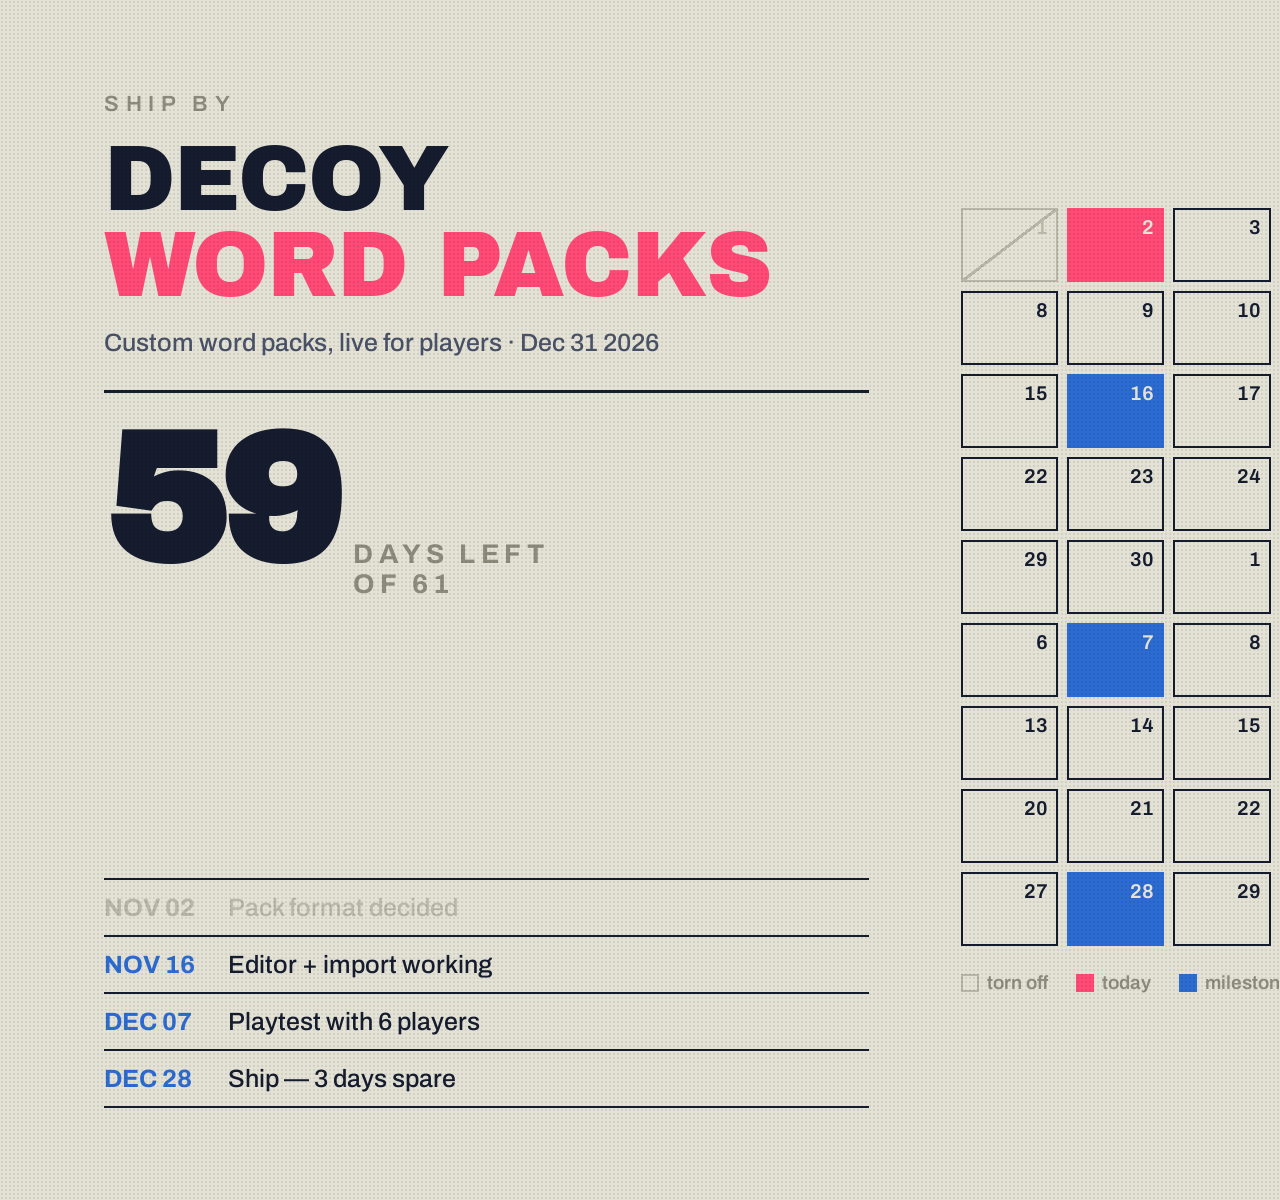
<file: calendar/cover.html>
<!doctype html><meta charset="utf-8">
<link rel="stylesheet" href="https://fonts.googleapis.com/css2?family=Archivo:wght@400;500;600;700&family=Archivo+Black&display=swap">
<link rel="stylesheet" href="_shared.css">
<style>
  html,body{width:1800px;height:1200px}
  .sheet{width:1800px;height:1200px;padding:92px 104px;display:flex;gap:92px;align-items:stretch}
  .L{flex:1.04;display:flex;flex-direction:column}
  .R{flex:1;display:flex;flex-direction:column;justify-content:center}
  .kicker{font-size:22px}
  .goal{font-size:92px;margin-top:20px}
  .goal em{font-style:normal;color:var(--pink)}
  .sub{font-size:25px;color:var(--ink-soft);margin-top:20px;font-weight:500}
  .rule{margin:34px 0 32px}
  .big{display:flex;align-items:baseline;gap:20px}
  .big b{font-family:'Archivo Black',Archivo,sans-serif;font-size:184px;line-height:.84;letter-spacing:-.045em}
  .big i{font-style:normal;font-size:27px;font-weight:700;letter-spacing:.2em;text-transform:uppercase;color:var(--mute)}
  .ms{margin-top:auto}
  .ms .row{grid-template-columns:124px 1fr;padding:14px 0;font-size:25px}
  .grid{gap:9px}
  .cell{height:74px;font-size:20px;padding:6px 8px}
  .legend{display:flex;gap:28px;margin-top:26px;font-size:19px;color:var(--mute);font-weight:600}
  .chip{display:inline-block;width:18px;height:18px;border:2px solid var(--ink);vertical-align:-3px;margin-right:8px}
  .chip.p{background:var(--pink);border-color:var(--pink)}
  .chip.b{background:var(--blue);border-color:var(--blue)}
  .chip.t{border-color:var(--torn)}
</style>
<div class="sheet">
  <div class="L">
    <div class="kicker">Ship by</div>
    <div class="goal">DECOY<br><em>WORD PACKS</em></div>
    <div class="sub">Custom word packs, live for players · Dec 31 2026</div>
    <div class="rule"></div>
    <div class="big"><b>59</b><i>days left<br>of 61</i></div>
    <div class="ms">
      <div class="row done"><span class="d">NOV 02</span><span class="t">Pack format decided</span></div>
      <div class="row"><span class="d">NOV 16</span><span class="t">Editor + import working</span></div>
      <div class="row"><span class="d">DEC 07</span><span class="t">Playtest with 6 players</span></div>
      <div class="row"><span class="d">DEC 28</span><span class="t">Ship — 3 days spare</span></div>
    </div>
  </div>
  <div class="R">
    <div class="grid" id="g"></div>
    <div class="legend">
      <span><i class="chip t"></i>torn off</span>
      <span><i class="chip p"></i>today</span>
      <span><i class="chip b"></i>milestone</span>
    </div>
  </div>
</div>
<script>
  var MARK={"11-16":1,"12-7":1,"12-28":1}, out="";
  function days(m,y){return new Date(y,m,0).getDate();}
  [[11,2026],[12,2026]].forEach(function(my){
    for(var d=1; d<=days(my[0],my[1]); d++){
      var c="cell";
      if(my[0]===11&&d<2) c+=" torn";
      else if(my[0]===11&&d===2) c+=" today";
      else if(MARK[my[0]+"-"+d]) c+=" mark";
      else c+=" left";
      out+='<div class="'+c+'"><span>'+d+'</span></div>';
    }
  });
  document.getElementById("g").innerHTML=out;
</script>
</file>
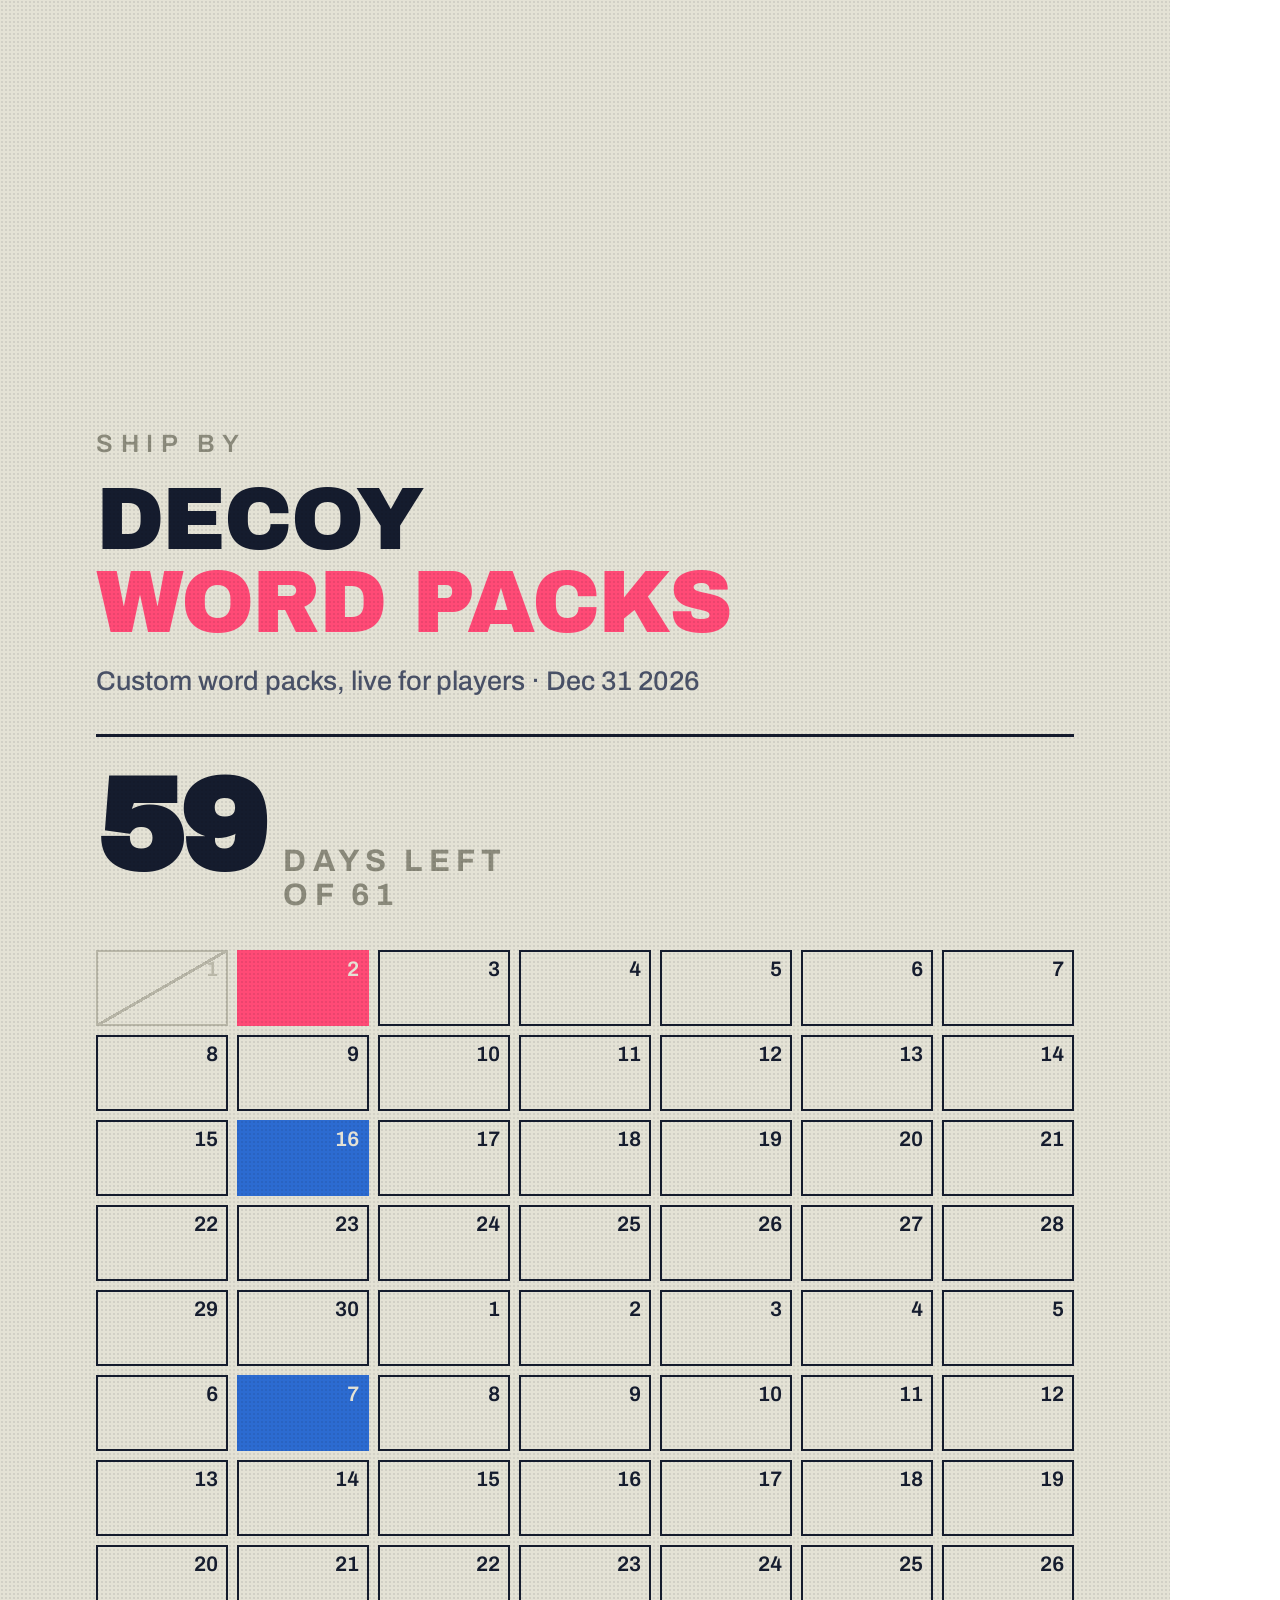
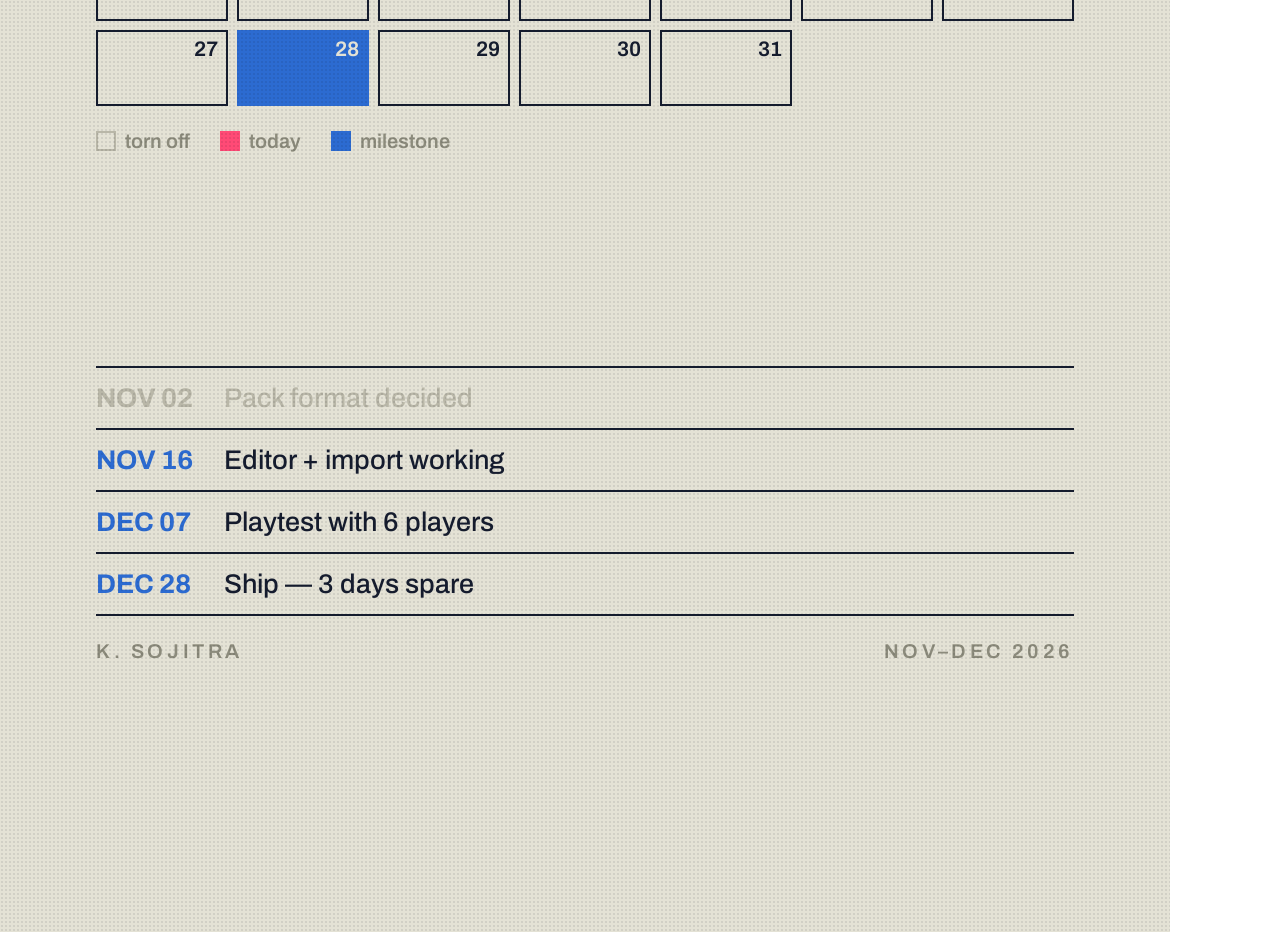
<file: calendar/wallpaper.html>
<!doctype html><meta charset="utf-8">
<link rel="stylesheet" href="https://fonts.googleapis.com/css2?family=Archivo:wght@400;500;600;700&family=Archivo+Black&display=swap">
<link rel="stylesheet" href="_shared.css">
<style>
  html,body{width:1170px;height:2532px}
  .sheet{width:1170px;height:2532px;padding:430px 96px 270px}
  .wrap{display:flex;flex-direction:column;height:100%}
  .kicker{font-size:25px}
  .goal{font-size:88px;margin-top:22px}
  .goal em{font-style:normal;color:var(--pink)}
  .sub{font-size:27px;color:var(--ink-soft);margin-top:22px;font-weight:500}
  .rule{margin:38px 0 34px}
  .big{display:flex;align-items:baseline;gap:22px}
  .big b{font-family:'Archivo Black',Archivo,sans-serif;font-size:132px;line-height:.86;letter-spacing:-.04em}
  .big i{font-style:normal;font-size:31px;font-weight:700;letter-spacing:.2em;text-transform:uppercase;color:var(--mute)}
  .grid{gap:9px;margin-top:38px}
  .cell{height:76px;font-size:21px;padding:6px 8px}
  .legend{display:flex;gap:30px;margin-top:24px;font-size:20px;color:var(--mute);font-weight:600}
  .chip{display:inline-block;width:20px;height:20px;border:2px solid var(--ink);vertical-align:-3px;margin-right:9px}
  .chip.p{background:var(--pink);border-color:var(--pink)}
  .chip.b{background:var(--blue);border-color:var(--blue)}
  .chip.t{border-color:var(--torn)}
  .ms{margin-top:auto;padding-top:32px}
  .ms .row{grid-template-columns:128px 1fr;padding:15px 0;font-size:27px}
  .foot{display:flex;justify-content:space-between;margin-top:24px;font-size:20px;color:var(--mute);font-weight:600;letter-spacing:.18em;text-transform:uppercase}
</style>
<div class="sheet"><div class="wrap">
  <div class="kicker">Ship by</div>
  <div class="goal">DECOY<br><em>WORD PACKS</em></div>
  <div class="sub">Custom word packs, live for players · Dec 31 2026</div>
  <div class="rule"></div>
  <div class="big"><b>59</b><i>days left<br>of 61</i></div>
  <div class="grid" id="g"></div>
  <div class="legend">
    <span><i class="chip t"></i>torn off</span>
    <span><i class="chip p"></i>today</span>
    <span><i class="chip b"></i>milestone</span>
  </div>
  <div class="ms">
    <div class="row done"><span class="d">NOV 02</span><span class="t">Pack format decided</span></div>
    <div class="row"><span class="d">NOV 16</span><span class="t">Editor + import working</span></div>
    <div class="row"><span class="d">DEC 07</span><span class="t">Playtest with 6 players</span></div>
    <div class="row"><span class="d">DEC 28</span><span class="t">Ship — 3 days spare</span></div>
  </div>
  <div class="foot"><span>K. Sojitra</span><span>Nov–Dec 2026</span></div>
</div></div>
<script>
  var MARK = {"11-16":1, "12-7":1, "12-28":1};
  var g = document.getElementById("g"), out = "";
  function days(m,y){ return new Date(y,m,0).getDate(); }
  [[11,2026],[12,2026]].forEach(function(my){
    var m=my[0], y=my[1];
    for(var d=1; d<=days(m,y); d++){
      var cls="cell";
      if(m===11 && d<2) cls+=" torn";
      else if(m===11 && d===2) cls+=" today";
      else if(MARK[m+"-"+d]) cls+=" mark";
      else cls+=" left";
      out += '<div class="'+cls+'"><span>'+d+'</span></div>';
    }
  });
  g.innerHTML = out;
</script>
</file>
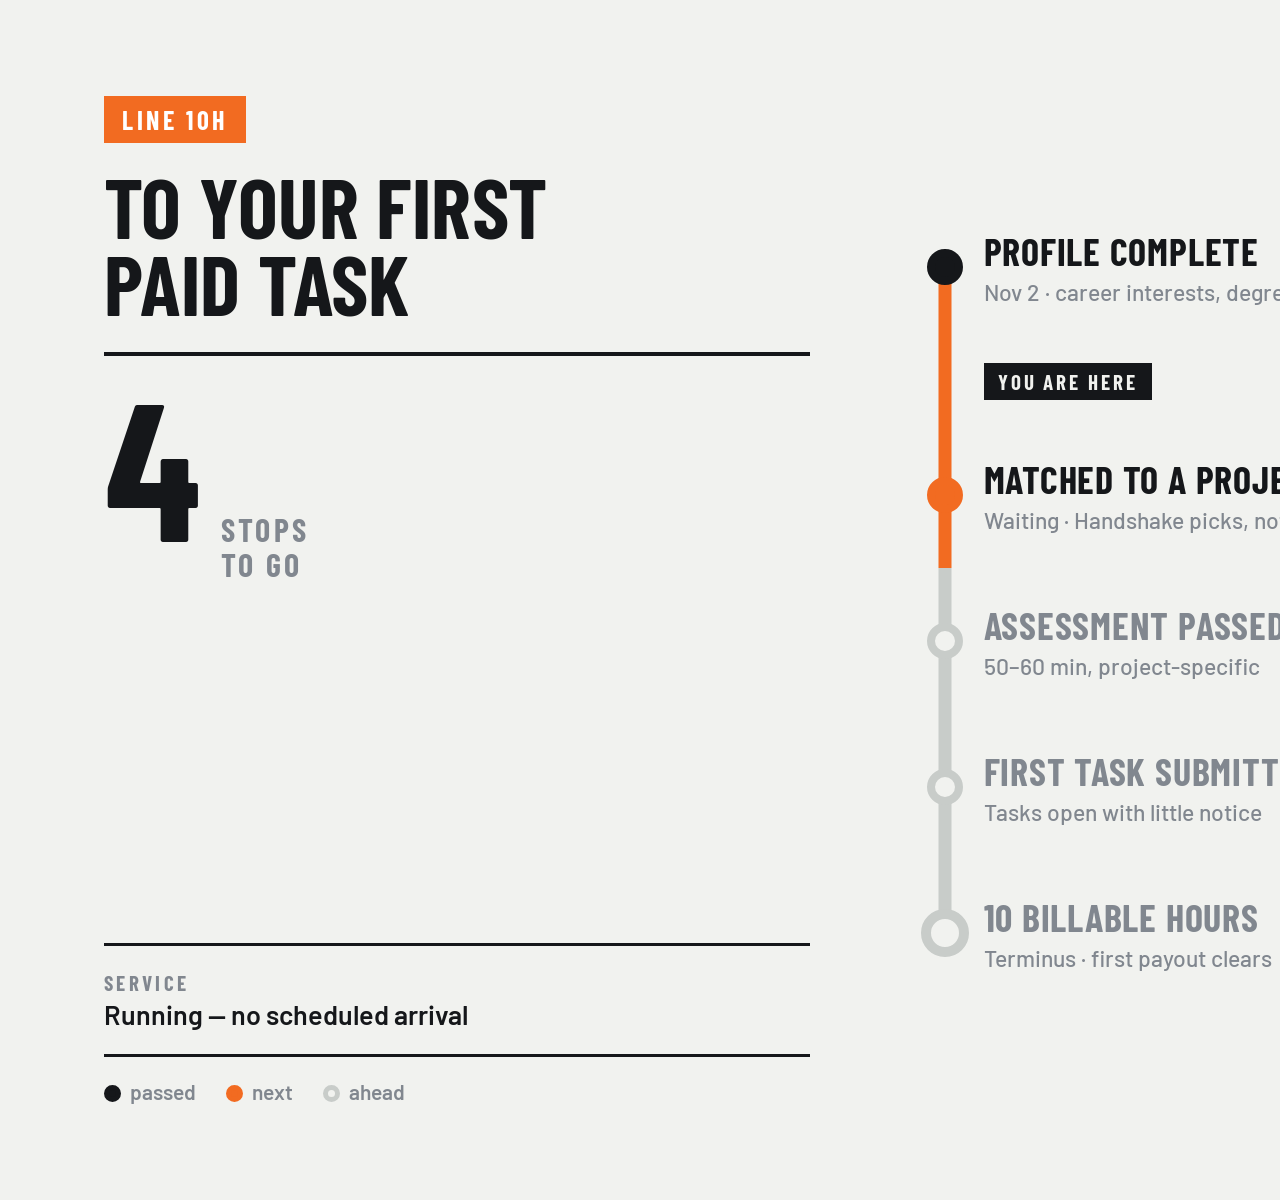
<file: line/cover.html>
<!doctype html><meta charset="utf-8">
<link rel="stylesheet" href="https://fonts.googleapis.com/css2?family=Barlow:wght@400;500;600;700&family=Barlow+Condensed:wght@600;700&display=swap">
<link rel="stylesheet" href="_line.css">
<style>
  html,body{width:1800px;height:1200px}
  .board{width:1800px;height:1200px;padding:96px 104px;display:flex;gap:96px;align-items:stretch}
  .L{flex:1;display:flex;flex-direction:column}
  .R{flex:1.12;display:flex;flex-direction:column;justify-content:center}
  .chip{font-size:26px;padding:8px 18px}
  .dest{font-size:84px;margin-top:24px}
  .rule{height:4px;margin:30px 0 28px}
  .count b{font-size:196px}
  .count i{font-size:32px;margin-left:22px;line-height:1.12}
  .service{margin-top:auto;padding:24px 0;display:grid;gap:12px}
  .service .k{font-size:21px}
  .service .v{font-size:27px;margin-top:3px}
  .legend{gap:30px;margin-top:22px;font-size:21px}
  .legend i{width:17px;height:17px;border-width:5px;margin-right:9px}
  .stop{grid-template-columns:78px 1fr;height:146px}
  .rail::before{width:13px}
  .dot{width:36px;height:36px;border-width:8px}
  .stop.term .dot{width:48px;height:48px;border-width:10px}
  .name{font-size:38px}
  .meta{font-size:23px;margin-top:4px}
  .youare{grid-template-columns:78px 1fr;height:82px}
  .youare .rail::before{width:13px}
  .flag{font-size:21px;padding:6px 14px}
</style>
<div class="board">
  <div class="L">
    <div><span class="chip">Line 10H</span></div>
    <div class="dest">To your first<br>paid task</div>
    <div class="rule"></div>
    <div class="count"><b>4</b><i>stops<br>to go</i></div>
    <div class="service"><div><div class="k">Service</div><div class="v">Running — no scheduled arrival</div></div></div>
    <div class="legend">
      <span><i style="background:#15171a;border-color:#15171a"></i>passed</span>
      <span><i style="background:#f26b21;border-color:#f26b21"></i>next</span>
      <span><i style="background:#f1f2ef;border-color:#c8ccc9"></i>ahead</span>
    </div>
  </div>
  <div class="R"><div class="route">
    <div class="stop done"><div class="rail"><div class="dot"></div></div>
      <div><div class="name">Profile complete</div><div class="meta">Nov 2 · career interests, degree, work auth</div></div></div>
    <div class="youare"><div class="rail"></div><div><span class="flag">You are here</span></div></div>
    <div class="stop here"><div class="rail"><div class="dot"></div></div>
      <div><div class="name">Matched to a project</div><div class="meta">Waiting · Handshake picks, not me</div></div></div>
    <div class="stop ahead"><div class="rail"><div class="dot"></div></div>
      <div><div class="name">Assessment passed</div><div class="meta">50–60 min, project-specific</div></div></div>
    <div class="stop ahead"><div class="rail"><div class="dot"></div></div>
      <div><div class="name">First task submitted</div><div class="meta">Tasks open with little notice</div></div></div>
    <div class="stop ahead term"><div class="rail"><div class="dot"></div></div>
      <div><div class="name">10 billable hours</div><div class="meta">Terminus · first payout clears</div></div></div>
  </div></div>
</div>
</file>
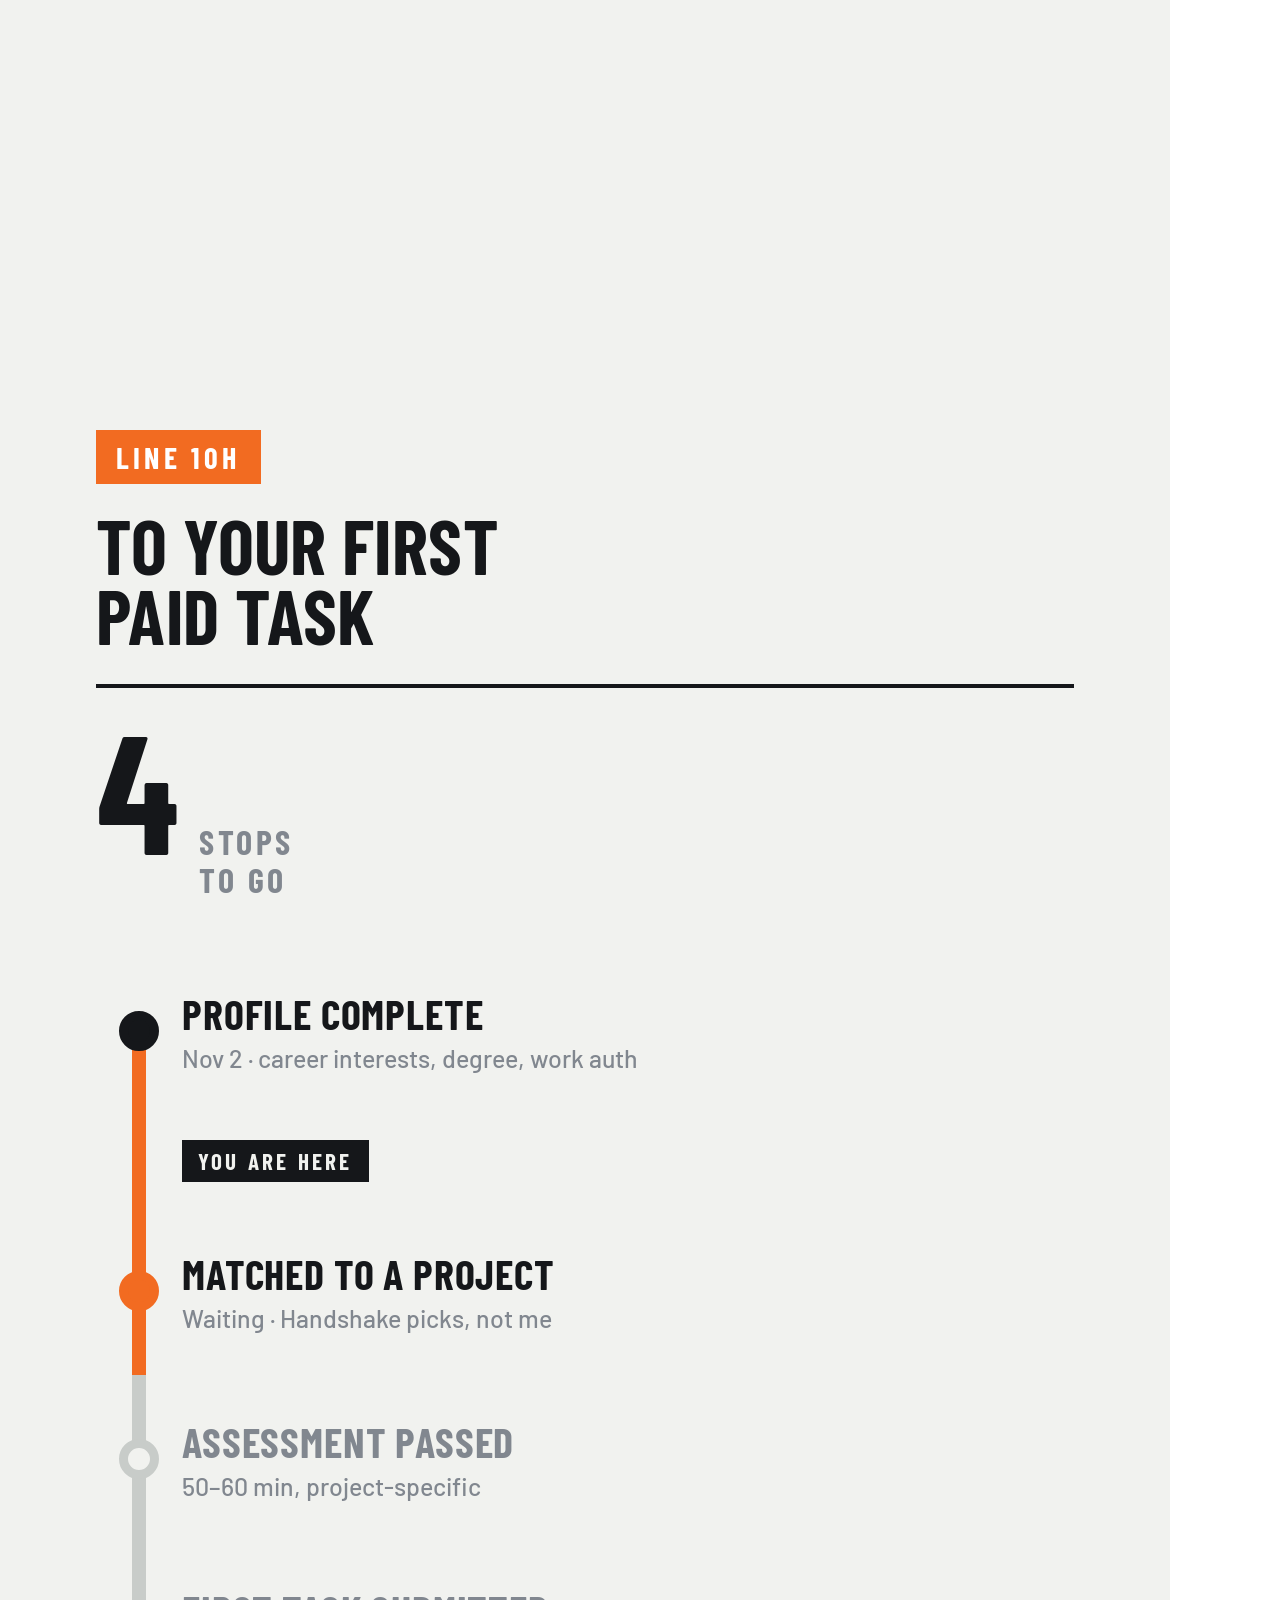
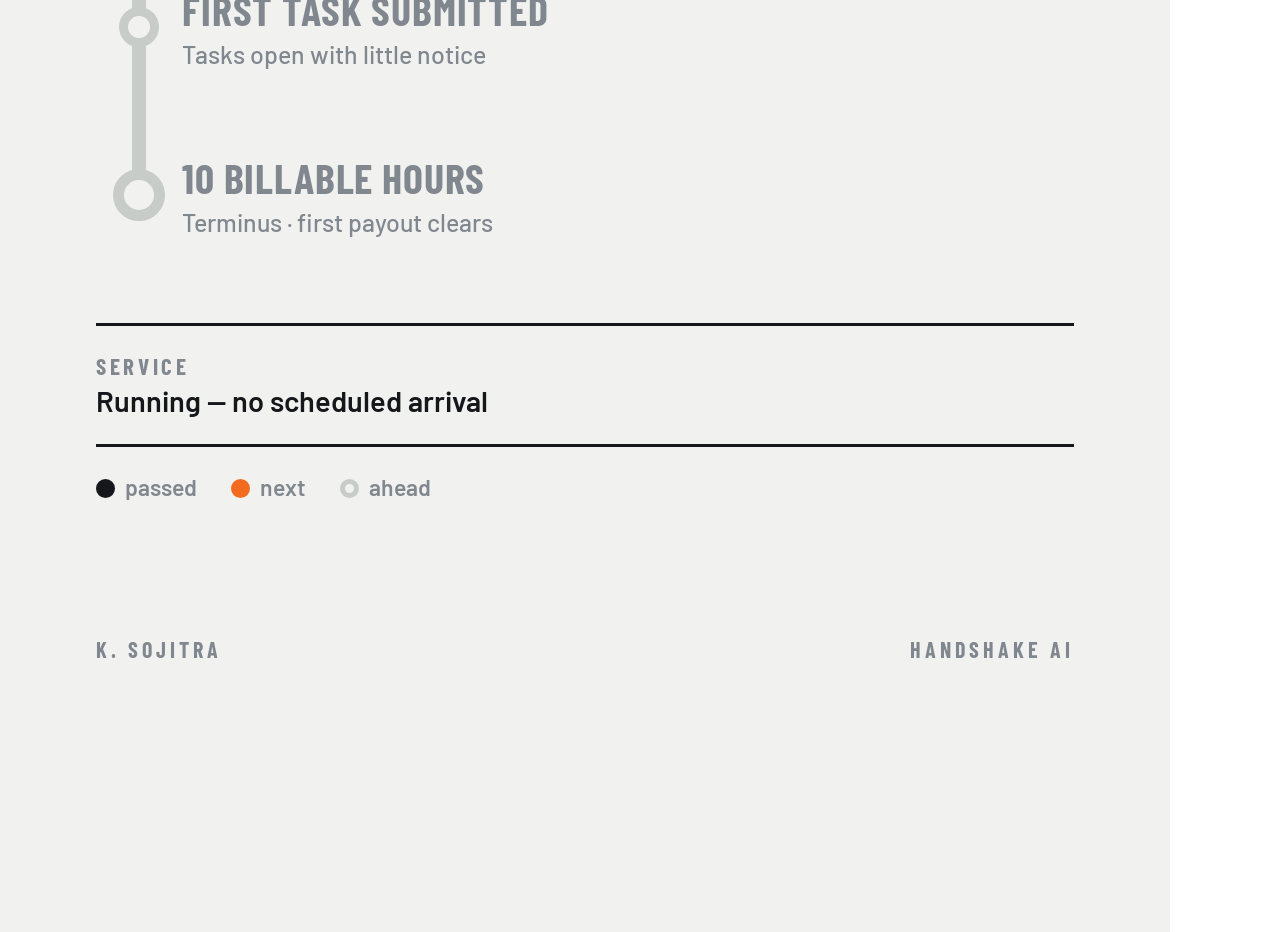
<file: line/wallpaper.html>
<!doctype html><meta charset="utf-8">
<link rel="stylesheet" href="https://fonts.googleapis.com/css2?family=Barlow:wght@400;500;600;700&family=Barlow+Condensed:wght@600;700&display=swap">
<link rel="stylesheet" href="_line.css">
<style>
  html,body{width:1170px;height:2532px}
  .board{width:1170px;height:2532px;padding:430px 96px 270px;display:flex;flex-direction:column}
  .chip{font-size:30px;padding:9px 20px}
  .dest{font-size:76px;margin-top:26px}
  .rule{height:4px;margin:34px 0 32px}
  .count b{font-size:168px}
  .count i{font-size:34px;margin-left:22px;line-height:1.12}
  .route{margin-top:48px}
  .stop{grid-template-columns:86px 1fr;height:168px}
  .rail::before{width:14px}
  .dot{width:40px;height:40px;border-width:9px}
  .stop.term .dot{width:52px;height:52px;border-width:11px}
  .name{font-size:42px}
  .meta{font-size:25px;margin-top:5px}
  .youare{grid-template-columns:86px 1fr;height:92px}
  .youare .rail::before{width:14px}
  .flag{font-size:23px;padding:7px 16px}
  .service{margin-top:44px;padding:26px 0;display:grid;grid-template-columns:1fr;gap:14px}
  .service .k{font-size:23px}
  .service .v{font-size:29px;margin-top:3px}
  .legend{gap:34px;margin-top:26px;font-size:23px}
  .legend i{width:19px;height:19px;border-width:5px;margin-right:10px}
  .sig{margin-top:auto;font-size:22px}
</style>
<div class="board">
  <div><span class="chip">Line 10H</span></div>
  <div class="dest">To your first<br>paid task</div>
  <div class="rule"></div>
  <div class="count"><b>4</b><i>stops<br>to go</i></div>

  <div class="route">
    <div class="stop done"><div class="rail"><div class="dot"></div></div>
      <div><div class="name">Profile complete</div><div class="meta">Nov 2 · career interests, degree, work auth</div></div></div>

    <div class="youare"><div class="rail"></div><div><span class="flag">You are here</span></div></div>

    <div class="stop here"><div class="rail"><div class="dot"></div></div>
      <div><div class="name">Matched to a project</div><div class="meta">Waiting · Handshake picks, not me</div></div></div>

    <div class="stop ahead"><div class="rail"><div class="dot"></div></div>
      <div><div class="name">Assessment passed</div><div class="meta">50–60 min, project-specific</div></div></div>

    <div class="stop ahead"><div class="rail"><div class="dot"></div></div>
      <div><div class="name">First task submitted</div><div class="meta">Tasks open with little notice</div></div></div>

    <div class="stop ahead term"><div class="rail"><div class="dot"></div></div>
      <div><div class="name">10 billable hours</div><div class="meta">Terminus · first payout clears</div></div></div>
  </div>

  <div class="service">
    <div><div class="k">Service</div><div class="v">Running — no scheduled arrival</div></div>
  </div>
  <div class="legend">
    <span><i style="background:#15171a;border-color:#15171a"></i>passed</span>
    <span><i style="background:#f26b21;border-color:#f26b21"></i>next</span>
    <span><i style="background:#f1f2ef;border-color:#c8ccc9"></i>ahead</span>
  </div>
  <div class="sig"><span>K. Sojitra</span><span>Handshake AI</span></div>
</div>
</file>
<file: calendar/_shared.css>
:root{
  --paper:#e4e2d5; --paper-2:#dcd9ca; --ink:#151c2e; --ink-soft:#4a5268;
  --pink:#ff4a76; --blue:#2c6bd1; --mute:#8c8b7c; --torn:#b9b7a8;
}
*{box-sizing:border-box;margin:0;padding:0}
.sheet{
  background:var(--paper);color:var(--ink);
  font-family:'Archivo',system-ui,-apple-system,'Segoe UI',sans-serif;
  position:relative;overflow:hidden;
}
/* riso paper tooth + overprint haze */
.sheet::after{
  content:"";position:absolute;inset:0;pointer-events:none;
  background-image:radial-gradient(rgba(21,28,46,.16) 1px,transparent 1px);
  background-size:4px 4px;mix-blend-mode:multiply;opacity:.55;
}
.kicker{font-weight:600;letter-spacing:.3em;text-transform:uppercase;color:var(--mute)}
.goal{font-family:'Archivo Black',Archivo,sans-serif;line-height:.94;letter-spacing:-.02em}
.rule{background:var(--ink);height:3px}
.grid{display:grid;grid-template-columns:repeat(7,1fr)}
.cell{position:relative;display:flex;align-items:flex-start;justify-content:flex-end;
      border:2px solid var(--ink);font-variant-numeric:tabular-nums;font-weight:600}
.cell span{position:relative;z-index:2}
.cell.pad{border-color:transparent}
.cell.left{background:var(--paper)}
.cell.torn{color:var(--torn);border-color:var(--torn)}
.cell.torn::before{content:"";position:absolute;inset:-2px;
  background:linear-gradient(to bottom right,transparent calc(50% - 1.5px),var(--torn) calc(50% - 1.5px),var(--torn) calc(50% + 1.5px),transparent calc(50% + 1.5px));}
.cell.today{background:var(--pink);border-color:var(--pink);color:var(--paper)}
.cell.mark{background:var(--blue);border-color:var(--blue);color:var(--paper)}
.ms{display:flex;flex-direction:column}
.ms .row{display:grid;align-items:baseline;border-top:2px solid var(--ink)}
.ms .row:last-child{border-bottom:2px solid var(--ink)}
.ms .d{font-weight:700;font-variant-numeric:tabular-nums;color:var(--blue)}
.ms .t{font-weight:500}
.ms .row.done .d,.ms .row.done .t{color:var(--torn)}
</file>
<file: line/_line.css>
:root{
  --ground:#f1f2ef; --ink:#15171a; --dim:#81878f; --faint:#c8ccc9;
  --line:#f26b21; --done:#15171a;
}
*{box-sizing:border-box;margin:0;padding:0}
.board{background:var(--ground);color:var(--ink);
  font-family:'Barlow',system-ui,-apple-system,'Segoe UI',sans-serif;position:relative;overflow:hidden}
.chip{display:inline-block;background:var(--line);color:#fff;font-weight:700;
  letter-spacing:.14em;text-transform:uppercase;font-family:'Barlow Condensed',Barlow,sans-serif}
.dest{font-family:'Barlow Condensed',Barlow,sans-serif;font-weight:700;
  text-transform:uppercase;line-height:.92;letter-spacing:.005em}
.rule{background:var(--ink)}
.count{display:flex;align-items:baseline}
.count b{font-family:'Barlow Condensed',Barlow,sans-serif;font-weight:700;
  line-height:.82;letter-spacing:-.015em;font-variant-numeric:tabular-nums}
.count i{font-style:normal;font-family:'Barlow Condensed',Barlow,sans-serif;font-weight:700;
  text-transform:uppercase;letter-spacing:.1em;color:var(--dim)}

.route{display:grid}
.stop{display:grid;align-items:center;position:relative}
.rail{position:relative;display:flex;align-items:center;justify-content:center;align-self:stretch}
.rail::before{content:"";position:absolute;left:50%;transform:translateX(-50%);
  top:0;bottom:0;background:var(--line)}
.route > *:first-child .rail::before{top:50%}
.route > *:last-child .rail::before{bottom:50%}
.dot{border-radius:50%;background:var(--ground);border-style:solid;border-color:var(--line);position:relative;z-index:2}
.stop.done .dot{background:var(--done);border-color:var(--done)}
.stop.here .dot{background:var(--line);border-color:var(--line)}
.stop.term .dot{background:var(--ground);border-color:var(--ink)}
.name{font-family:'Barlow Condensed',Barlow,sans-serif;font-weight:700;text-transform:uppercase;letter-spacing:.02em}
.meta{color:var(--dim);font-weight:500}
.stop.ahead .name{color:var(--dim)}
.stop.ahead .dot{border-color:var(--faint)}
.stop.ahead .rail::before{background:var(--faint)}

.youare{display:grid;align-items:center;position:relative}
.youare .rail::before{content:"";position:absolute;left:50%;transform:translateX(-50%);
  top:0;bottom:0;background:var(--line)}
.flag{background:var(--ink);color:var(--ground);font-family:'Barlow Condensed',Barlow,sans-serif;
  font-weight:700;text-transform:uppercase;letter-spacing:.14em;display:inline-block}

.service{border-top:3px solid var(--ink);border-bottom:3px solid var(--ink)}
.service .k{font-family:'Barlow Condensed',Barlow,sans-serif;font-weight:700;
  text-transform:uppercase;letter-spacing:.16em;color:var(--dim)}
.service .v{font-weight:600}
.legend{display:flex;color:var(--dim);font-weight:600}
.legend i{display:inline-block;border-radius:50%;border-style:solid;vertical-align:-2px}
.sig{display:flex;justify-content:space-between;font-family:'Barlow Condensed',Barlow,sans-serif;
  font-weight:700;text-transform:uppercase;letter-spacing:.18em;color:var(--dim)}
</file>
